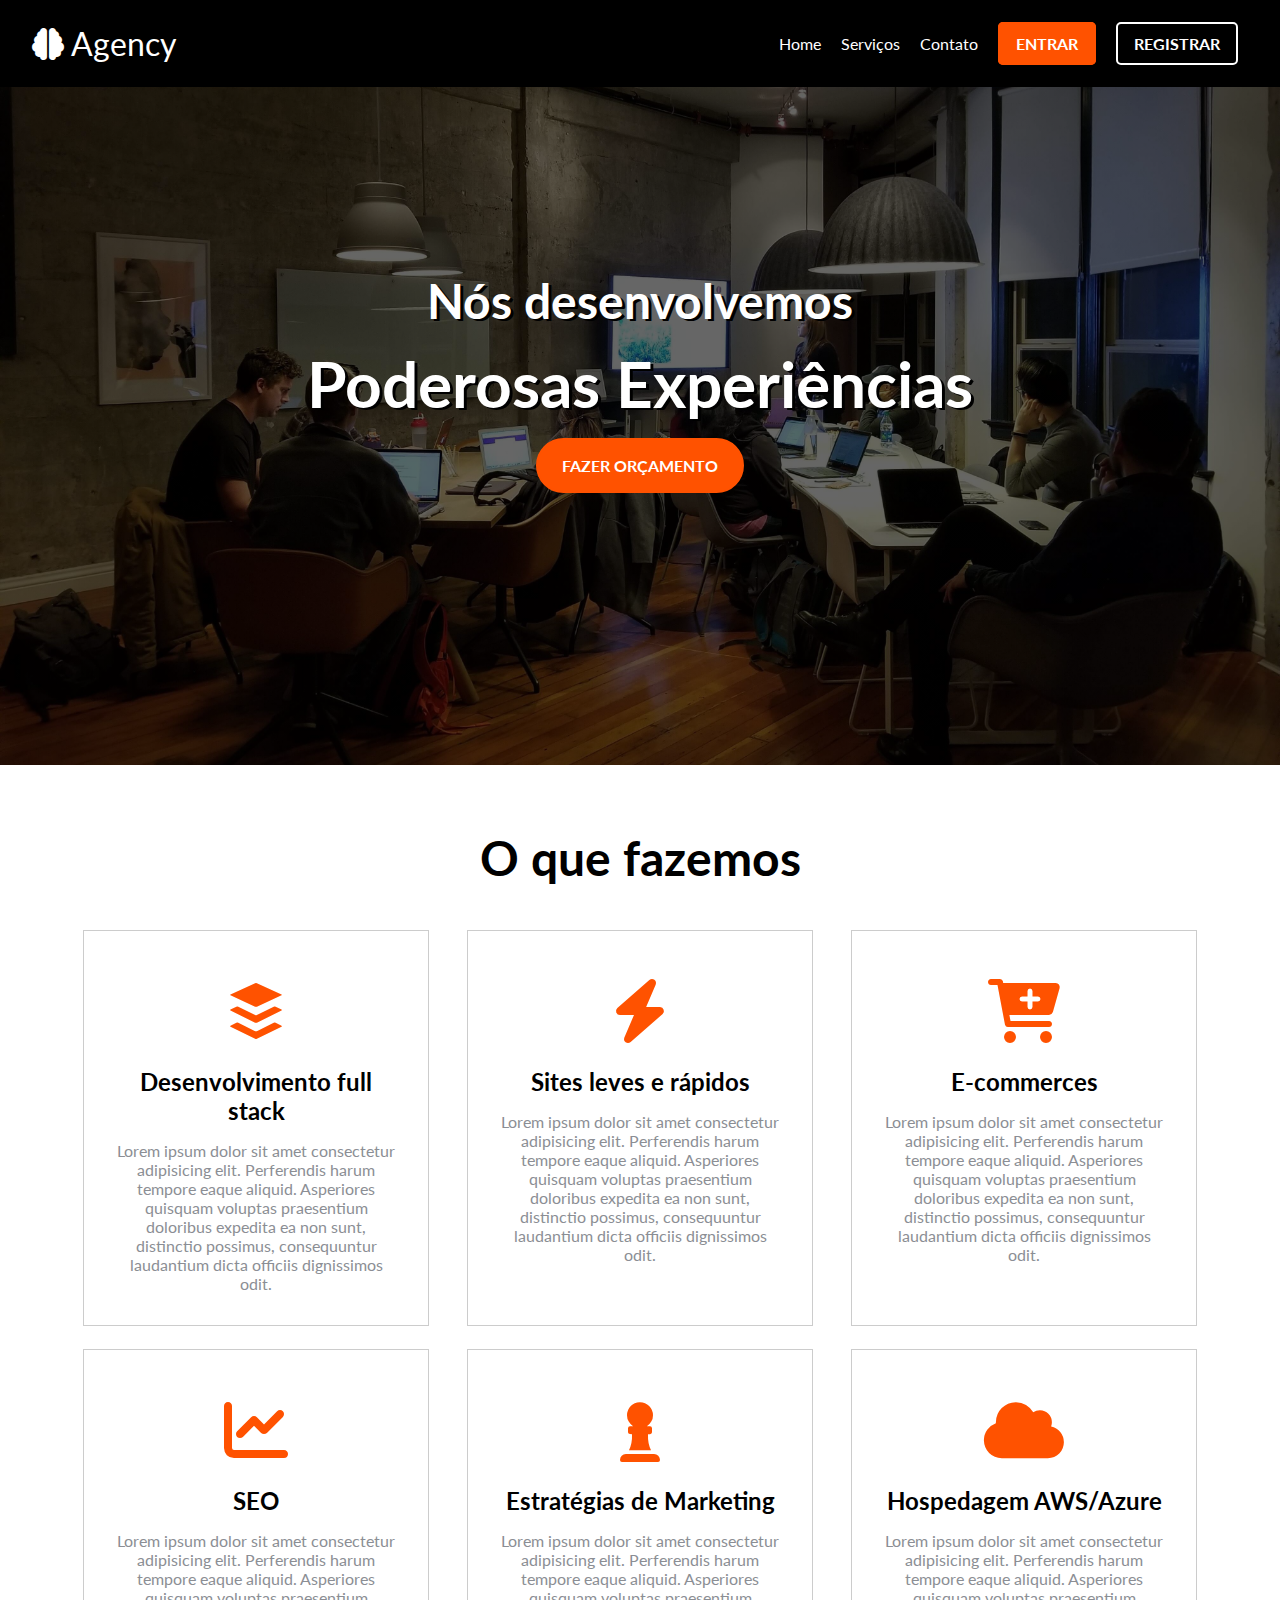
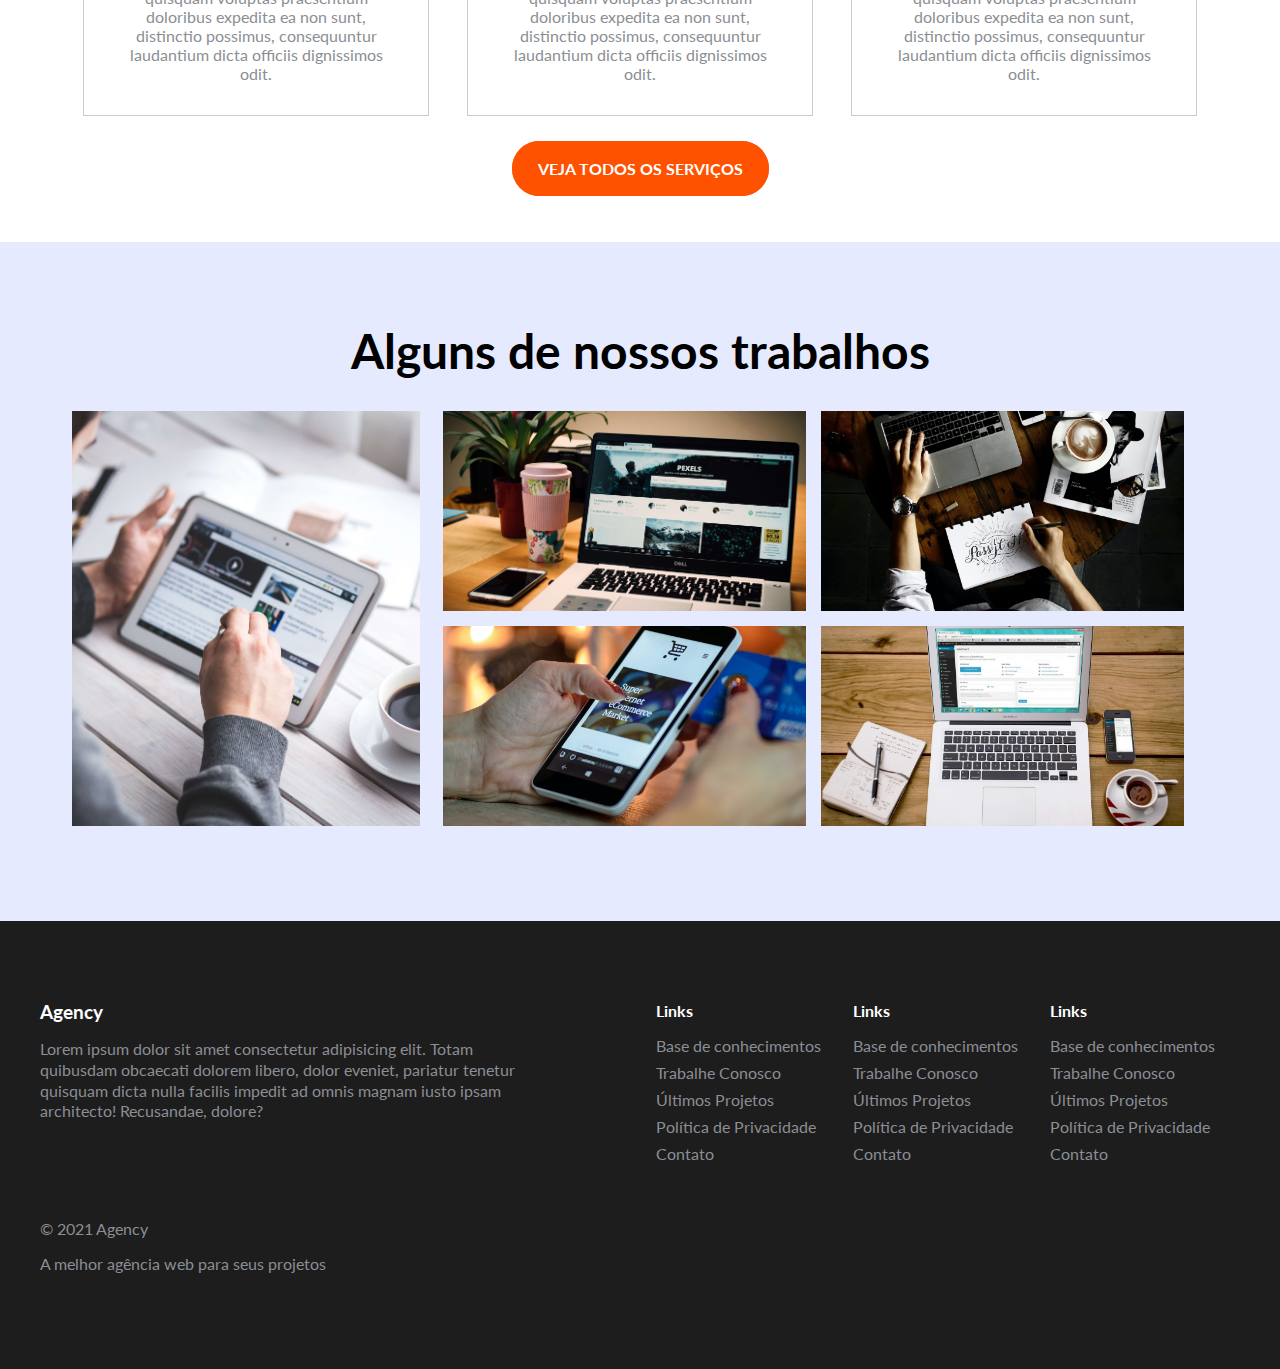
<file: projeto_1/index.html>
<!DOCTYPE html>
<html lang="pt-br">
<head>
  <meta charset="UTF-8">
  <meta http-equiv="X-UA-Compatible" content="IE=edge">
  <meta name="viewport" content="width=device-width, initial-scale=1.0">
  <link rel="stylesheet" href="assets/styles/css/style.min.css">
  <title>Projeto SASS - Agency</title>

  <!--font-awesome-->
  <link rel="stylesheet" href="https://cdnjs.cloudflare.com/ajax/libs/font-awesome/6.0.0-beta3/css/all.min.css">

  <!--google-fonts-->
  <link rel="preconnect" href="https://fonts.googleapis.com">
  <link rel="preconnect" href="https://fonts.gstatic.com" crossorigin>
  <link href="https://fonts.googleapis.com/css2?family=Lato:ital,wght@0,300;0,400;0,700;0,900;1,300;1,400;1,700;1,900&display=swap" rel="stylesheet">
</head>
<body>
  <header id="main-banner">
    <div class="nav-container">
      <a href="#" class="brand">
        <i class="fas fa-brain"></i> Agency
      </a>

      <nav>
        <ul class="nav-container-navbar">
          <li><a href="#">Home</a></li>
          <li><a href="#">Serviços</a></li>
          <li><a href="#">Contato</a></li>
          <li><a href="#" class="btn btn-primary">Entrar</a></li>
          <li><a href="#" class="btn">Registrar</a></li>
        </ul>
      </nav>
      
      <i class="fas fa-bars"></i>
    </div><!--nav-container-->

    <div class="title-container">
      <h2>Nós desenvolvemos</h2>
      <h1>Poderosas Experiências</h1>
      <a href="#" class="btn btn-primary btn-rounded">Fazer Orçamento</a>
    </div>
  </header><!--main-banner-->

  <main class="services-container">
    <h2>O que fazemos</h2>

    <div class="services-card-container">
      <div class="services-card">
        <i class="fab fa-buffer"></i>
        <h3>Desenvolvimento full stack</h3>
        <p>Lorem ipsum dolor sit amet consectetur adipisicing elit. Perferendis harum tempore eaque aliquid. Asperiores quisquam voluptas praesentium doloribus expedita ea non sunt, distinctio possimus, consequuntur laudantium dicta officiis dignissimos odit.</p>
      </div>

      <div class="services-card">
        <i class="fas fa-bolt"></i>
        <h3>Sites leves e rápidos</h3>
        <p>Lorem ipsum dolor sit amet consectetur adipisicing elit. Perferendis harum tempore eaque aliquid. Asperiores quisquam voluptas praesentium doloribus expedita ea non sunt, distinctio possimus, consequuntur laudantium dicta officiis dignissimos odit.</p>
      </div>

      <div class="services-card">
        <i class="fas fa-cart-plus"></i>
        <h3>E-commerces</h3>
        <p>Lorem ipsum dolor sit amet consectetur adipisicing elit. Perferendis harum tempore eaque aliquid. Asperiores quisquam voluptas praesentium doloribus expedita ea non sunt, distinctio possimus, consequuntur laudantium dicta officiis dignissimos odit.</p>
      </div>

      <div class="services-card">
        <i class="fas fa-chart-line"></i>
        <h3>SEO</h3>
        <p>Lorem ipsum dolor sit amet consectetur adipisicing elit. Perferendis harum tempore eaque aliquid. Asperiores quisquam voluptas praesentium doloribus expedita ea non sunt, distinctio possimus, consequuntur laudantium dicta officiis dignissimos odit.</p>
      </div>

      <div class="services-card">
        <i class="fas fa-chess-pawn"></i>
        <h3>Estratégias de Marketing</h3>
        <p>Lorem ipsum dolor sit amet consectetur adipisicing elit. Perferendis harum tempore eaque aliquid. Asperiores quisquam voluptas praesentium doloribus expedita ea non sunt, distinctio possimus, consequuntur laudantium dicta officiis dignissimos odit.</p>
      </div>

      <div class="services-card">
        <i class="fas fa-cloud"></i>
        <h3>Hospedagem AWS/Azure</h3>
        <p>Lorem ipsum dolor sit amet consectetur adipisicing elit. Perferendis harum tempore eaque aliquid. Asperiores quisquam voluptas praesentium doloribus expedita ea non sunt, distinctio possimus, consequuntur laudantium dicta officiis dignissimos odit.</p>
      </div>
    </div>
    <a href="#" class="btn btn-primary btn-rounded">Veja todos os Serviços</a>
  </main><!--services-container-->

  <div class="jobs-container">
    <h2>Alguns de nossos trabalhos</h2>

    <div class="jobs-list">
      <div class="first-job" id="job1">
        <div class="job-card-cover">
          <p class="job-card-title">Projeto 1</p>
          <p class="job-card-description">Lorem ipsum dolor sit amet consectetur adipisicing elit. Cumque amet maxime nostrum quaerat. Nihil officia similique excepturi voluptas perspiciatis, odit veritatis cum, dolores adipisci deserunt deleniti nemo repellendus optio eius.</p>
        </div>
      </div>

      <div class="other-jobs-container">
        <div class="job-card" id="job2">
          <div class="job-card-cover">
            <p class="job-card-title">Projeto 2</p>
            <p class="job-card-description">Lorem ipsum dolor sit amet consectetur adipisicing elit. Cumque amet maxime nostrum quaerat. Nihil officia similique excepturi voluptas perspiciatis, odit veritatis cum, dolores adipisci deserunt deleniti nemo repellendus optio eius.</p>
          </div>
        </div>

        <div class="job-card" id="job3">
          <div class="job-card-cover">
            <p class="job-card-title">Projeto 3</p>
            <p class="job-card-description">Lorem ipsum dolor sit amet consectetur adipisicing elit. Cumque amet maxime nostrum quaerat. Nihil officia similique excepturi voluptas perspiciatis, odit veritatis cum, dolores adipisci deserunt deleniti nemo repellendus optio eius.</p>
          </div>
        </div>

        <div class="job-card" id="job4">
          <div class="job-card-cover">
            <p class="job-card-title">Projeto 4</p>
            <p class="job-card-description">Lorem ipsum dolor sit amet consectetur adipisicing elit. Cumque amet maxime nostrum quaerat. Nihil officia similique excepturi voluptas perspiciatis, odit veritatis cum, dolores adipisci deserunt deleniti nemo repellendus optio eius.</p>
          </div>
        </div>

        <div class="job-card" id="job5">
          <div class="job-card-cover">
            <p class="job-card-title">Projeto 5</p>
            <p class="job-card-description">Lorem ipsum dolor sit amet consectetur adipisicing elit. Cumque amet maxime nostrum quaerat. Nihil officia similique excepturi voluptas perspiciatis, odit veritatis cum, dolores adipisci deserunt deleniti nemo repellendus optio eius.</p>
          </div>
        </div>
      </div><!--other-jobs-container-->

    </div><!--job-list-->
  </div><!--jobs-container-->

  <footer>
    <div class="footer-container">
      <div class="footer-desc-container">
        <h3 class="footer-title">Agency</h3>
        <p>Lorem ipsum dolor sit amet consectetur adipisicing elit. Totam quibusdam obcaecati dolorem libero, dolor eveniet, pariatur tenetur quisquam dicta nulla facilis impedit ad omnis magnam iusto ipsam architecto! Recusandae, dolore?</p>
      </div>

      <div class="footer-links-container">
        <div class="footer-links-container-list">
          <p class="footer-title">Links</p>

          <ul>
            <li><a href="#">Base de conhecimentos</a></li>
            <li><a href="#">Trabalhe Conosco</a></li>
            <li><a href="#">Últimos Projetos</a></li>
            <li><a href="#">Política de Privacidade</a></li>
            <li><a href="#">Contato</a></li>
          </ul>
        </div>

        <div class="footer-links-container-list">
          <p class="footer-title">Links</p>

          <ul>
            <li><a href="#">Base de conhecimentos</a></li>
            <li><a href="#">Trabalhe Conosco</a></li>
            <li><a href="#">Últimos Projetos</a></li>
            <li><a href="#">Política de Privacidade</a></li>
            <li><a href="#">Contato</a></li>
          </ul>
        </div>

        <div class="footer-links-container-list">
          <p class="footer-title">Links</p>

          <ul>
            <li><a href="#">Base de conhecimentos</a></li>
            <li><a href="#">Trabalhe Conosco</a></li>
            <li><a href="#">Últimos Projetos</a></li>
            <li><a href="#">Política de Privacidade</a></li>
            <li><a href="#">Contato</a></li>
          </ul>
        </div>
      </div><!--footer-links-container-->

      <div class="footer-copy-right-container">
        <p>&copy; 2021 Agency</p>
        <p>A melhor agência web para seus projetos</p>
      </div>

    </div><!--footer-container-->
  </footer>
</body>
</html>
</file>
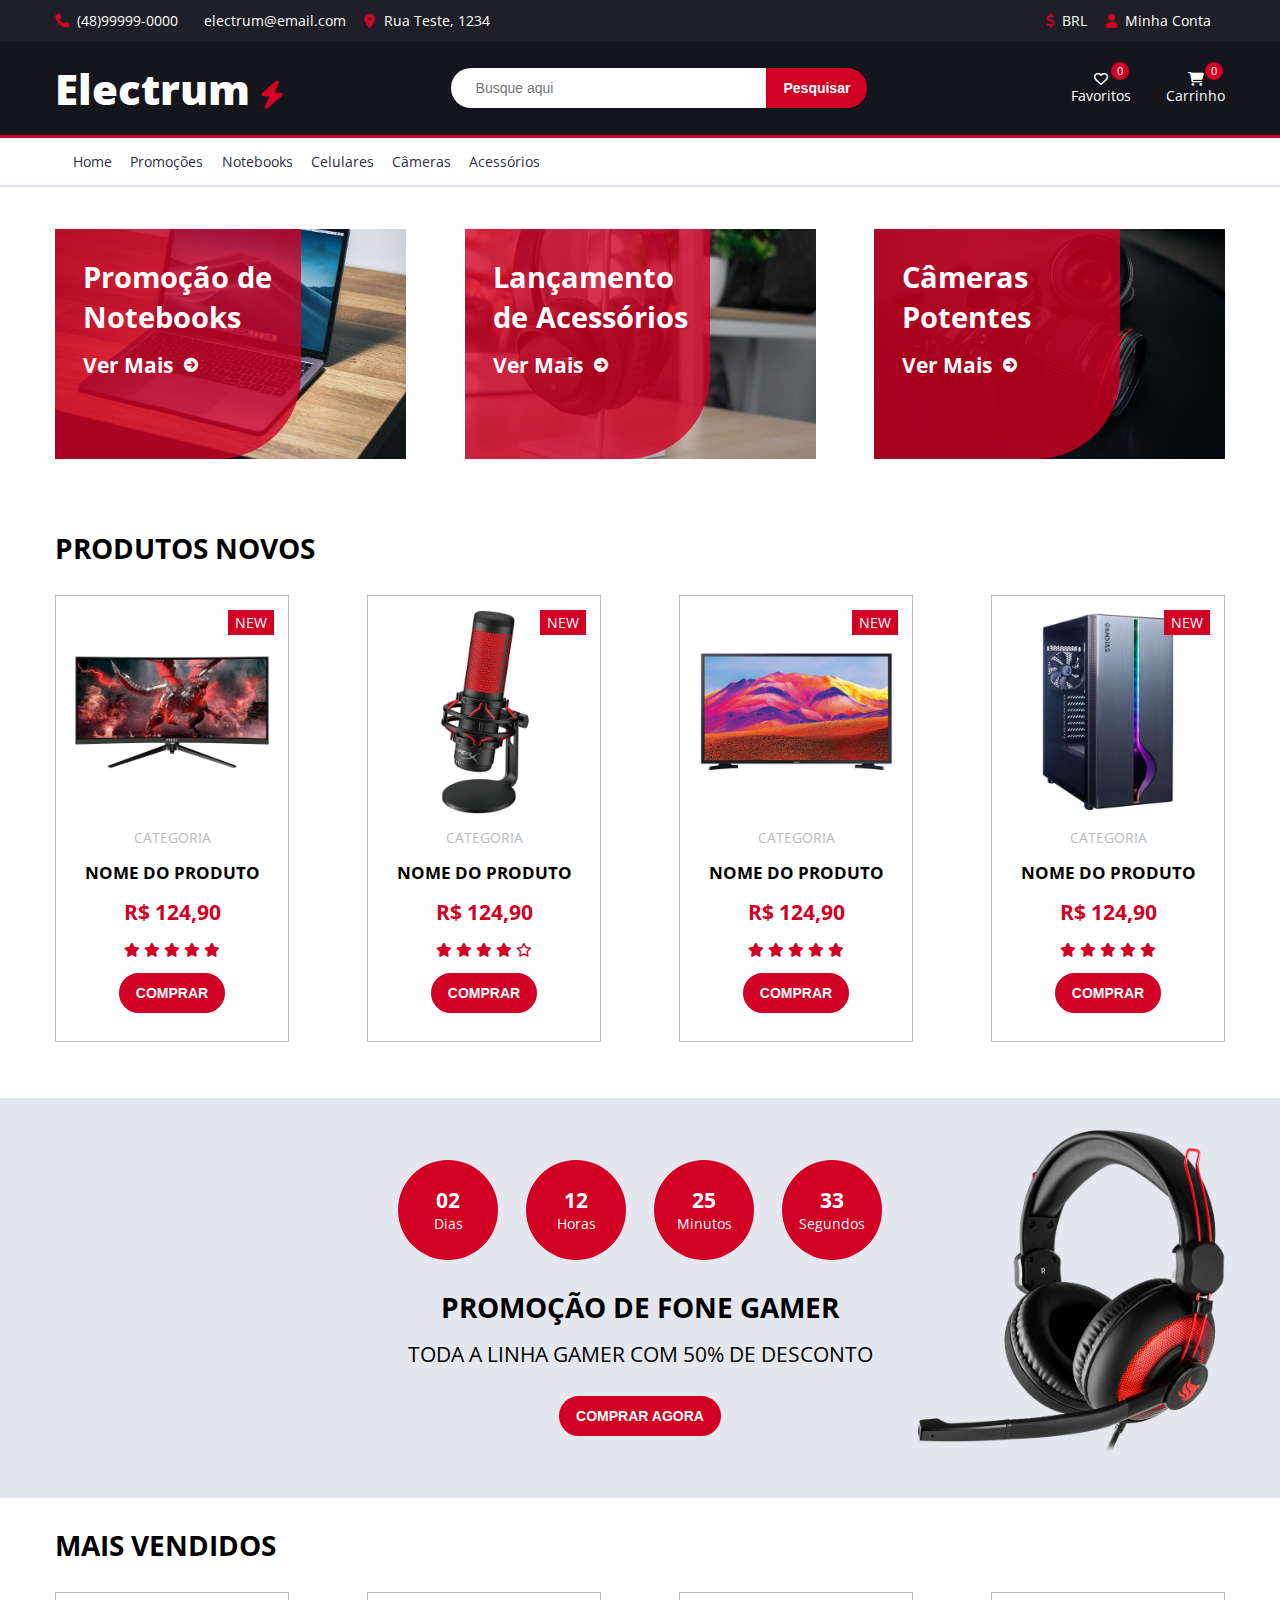
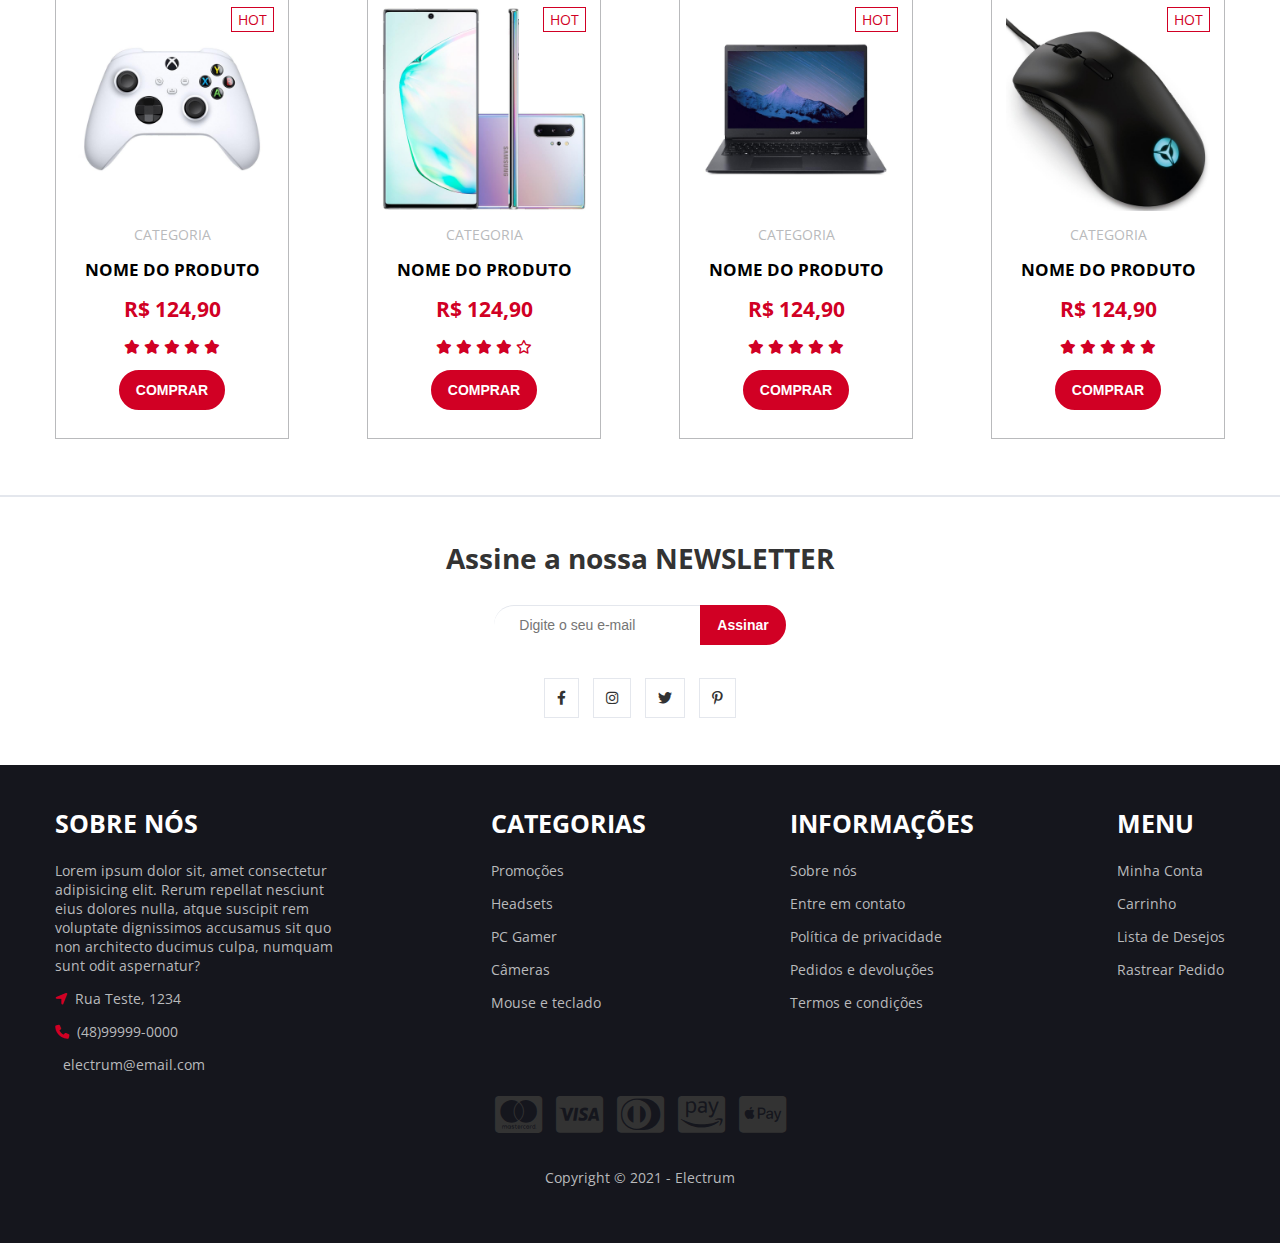
<file: projeto_2/index.html>
<!DOCTYPE html>
<html lang="pt-br">
<head>
  <meta charset="UTF-8">
  <meta http-equiv="X-UA-Compatible" content="IE=edge">
  <meta name="viewport" content="width=device-width, initial-scale=1.0">
  <link rel="stylesheet" href="assets/styles/css/app.min.css">
  <title>Projeto SASS - Electrum</title>

  <!--font-awesome-->
  <link rel="stylesheet" href="https://cdnjs.cloudflare.com/ajax/libs/font-awesome/6.0.0-beta3/css/all.min.css">

  <!--google-fonts-->
  <link rel="preconnect" href="https://fonts.gstatic.com">
  <link href="https://fonts.googleapis.com/css2?family=Open+Sans:ital,wght@0,300;0,400;0,600;0,700;0,800;1,300;1,400;1,600;1,700;1,800&display=swap" rel="stylesheet">
</head>
<body>
  <header class="header">
    <div class="header-top">
      <div class="header-top-container">
        <div class="store-info-container">
          <span><i class="fas fa-phone"></i> (48)99999-0000</span>
          <span><i class="far fa-envolope"></i> electrum@email.com</span>
          <span><i class="fas fa-map-marker-alt"></i> Rua Teste, 1234</span>
        </div>

        <div class="header-user-top-menu">
          <span><i class="fas fa-dollar sign"></i> <a href="#">BRL</a></span>
          <span><i class="fas fa-user"></i> <a href="#">Minha Conta</a></span>
        </div>
      </div>
    </div>

    <div class="main-header">
      <div class="main-header-container">
        <a href="#" id="brand">Electrum <i class="fas fa-bolt"></i></a>
        <form action="" id="search-form">
          <input type="text" id="search" placeholder="Busque aqui">
          <input type="submit" class="btn btn-half" value="Pesquisar">
        </form>

        <div class="header-actions-menu">
          <div class="wishlist-container">
            <span class="qty">0</span>
            <i class="far fa-heart"></i>
            <a href="#">Favoritos</a>
          </div>

          <div class="header-cart-container">
            <span class="qty">0</span>
            <i class="fas fa-shopping-cart"></i>
            <a href="#">Carrinho</a>
          </div>
        </div>
      </div>
    </div>

    <div class="header-bottom">
      <nav>
        <ul>
          <li><a href="#">Home</a></li>
          <li><a href="#">Promoções</a></li>
          <li><a href="#">Notebooks</a></li>
          <li><a href="#">Celulares</a></li>
          <li><a href="#">Câmeras</a></li>
          <li><a href="#">Acessórios</a></li>
        </ul>
      </nav>
    </div>
  </header><!--header-->

  <div class="banners">
    <div class="banner" id="banner-1">
      <div class="banner-cover"></div>
      <div class="banner-content">
        <h2>Promoção de Notebooks</h2>
        <a href="#">Ver Mais <i class="fas fa-arrow-circle-right"></i></a>
      </div>
    </div>

    <div class="banner" id="banner-2">
      <div class="banner-cover"></div>
      <div class="banner-content">
        <h2>Lançamento de Acessórios</h2>
        <a href="#">Ver Mais <i class="fas fa-arrow-circle-right"></i></a>
      </div>
    </div>

    <div class="banner" id="banner-3">
      <div class="banner-cover"></div>
      <div class="banner-content">
        <h2>Câmeras Potentes</h2>
        <a href="#">Ver Mais <i class="fas fa-arrow-circle-right"></i></a>
      </div>
    </div>
  </div>

  <div class="products-grid">
    <h2>Produtos Novos</h2>

    <div class="products-grid-container">
      <div class="products-grid-card">
        <span class="label new">New</span>
        <img src="assets/images/prod-1.jpg" alt="Produto 1">
        <p class="category">Categoria</p>
        <h3 class="product-name">Nome do Produto</h3>
        <p class="product-price">R$ 124,90</p>

        <div class="rating-box">
          <i class="fas fa-star"></i>
          <i class="fas fa-star"></i>
          <i class="fas fa-star"></i>
          <i class="fas fa-star"></i>
          <i class="fas fa-star"></i>
        </div>

        <button class="btn">Comprar</button>
      </div>

      <div class="products-grid-card">
        <span class="label new">New</span>
        <img src="assets/images/prod-2.jpg" alt="Produto 2">
        <p class="category">Categoria</p>
        <h3 class="product-name">Nome do Produto</h3>
        <p class="product-price">R$ 124,90</p>

        <div class="rating-box">
          <i class="fas fa-star"></i>
          <i class="fas fa-star"></i>
          <i class="fas fa-star"></i>
          <i class="fas fa-star"></i>
          <i class="far fa-star"></i>
        </div>

        <button class="btn">Comprar</button>
      </div>

      <div class="products-grid-card">
        <span class="label new">New</span>
        <img src="assets/images/prod-3.jpg" alt="Produto 3">
        <p class="category">Categoria</p>
        <h3 class="product-name">Nome do Produto</h3>
        <p class="product-price">R$ 124,90</p>

        <div class="rating-box">
          <i class="fas fa-star"></i>
          <i class="fas fa-star"></i>
          <i class="fas fa-star"></i>
          <i class="fas fa-star"></i>
          <i class="fas fa-star"></i>
        </div>

        <button class="btn">Comprar</button>
      </div>

      <div class="products-grid-card">
        <span class="label new">New</span>
        <img src="assets/images/prod-4.jpg" alt="Produto 4">
        <p class="category">Categoria</p>
        <h3 class="product-name">Nome do Produto</h3>
        <p class="product-price">R$ 124,90</p>

        <div class="rating-box">
          <i class="fas fa-star"></i>
          <i class="fas fa-star"></i>
          <i class="fas fa-star"></i>
          <i class="fas fa-star"></i>
          <i class="fas fa-star"></i>
        </div>

        <button class="btn">Comprar</button>
      </div>

    </div><!--products-grid-container-->
  </div><!--products-grid"-->

  <div class="deal-container">
    <div class="deal-container-content">
      <div class="deal-container-content-timer">
        <div class="deal-container-timer">
          <span class="deal-container-timer-time">02</span>
          <span class="deal-container-timer-word">Dias</span>
        </div>

        <div class="deal-container-timer">
          <span class="deal-container-timer-time">12</span>
          <span class="deal-container-timer-word">Horas</span>
        </div>

        <div class="deal-container-timer">
          <span class="deal-container-timer-time">25</span>
          <span class="deal-container-timer-word">Minutos</span>
        </div>

        <div class="deal-container-timer">
          <span class="deal-container-timer-time">33</span>
          <span class="deal-container-timer-word">Segundos</span>
        </div>
      </div>

      <h2 class="deal-container-content-title">Promoção de Fone Gamer</h2>
      <p class="deal-container-content-subtitle">Toda a linha gamer com 50% de desconto</p>
      <button class="btn">Comprar Agora</button>
    </div><!--deal-container-content-->
  </div><!--deal-container-->

  <div class="products-grid">
    <h2>Mais Vendidos</h2>

    <div class="products-grid-container">
      <div class="products-grid-card">
        <span class="label hot">Hot</span>
        <img src="assets/images/prod-5.jpg" alt="Produto 5">
        <p class="category">Categoria</p>
        <h3 class="product-name">Nome do Produto</h3>
        <p class="product-price">R$ 124,90</p>
        <div class="rating-box">
          <i class="fas fa-star"></i>
          <i class="fas fa-star"></i>
          <i class="fas fa-star"></i>
          <i class="fas fa-star"></i>
          <i class="fas fa-star"></i>
        </div>

        <button class="btn">Comprar</button>
      </div>

      <div class="products-grid-card">
        <span class="label hot">Hot</span>
        <img src="assets/images/prod-6.jpg" alt="Produto 6">
        <p class="category">Categoria</p>
        <h3 class="product-name">Nome do Produto</h3>
        <p class="product-price">R$ 124,90</p>
        <div class="rating-box">
          <i class="fas fa-star"></i>
          <i class="fas fa-star"></i>
          <i class="fas fa-star"></i>
          <i class="fas fa-star"></i>
          <i class="far fa-star"></i>
        </div>

        <button class="btn">Comprar</button>
      </div>

      <div class="products-grid-card">
        <span class="label hot">Hot</span>
        <img src="assets/images/prod-7.jpg" alt="Produto 7">
        <p class="category">Categoria</p>
        <h3 class="product-name">Nome do Produto</h3>
        <p class="product-price">R$ 124,90</p>
        <div class="rating-box">
          <i class="fas fa-star"></i>
          <i class="fas fa-star"></i>
          <i class="fas fa-star"></i>
          <i class="fas fa-star"></i>
          <i class="fas fa-star"></i>
        </div>

        <button class="btn">Comprar</button>
      </div>

      <div class="products-grid-card">
        <span class="label hot">Hot</span>
        <img src="assets/images/prod-8.jpg" alt="Produto 8">
        <p class="category">Categoria</p>
        <h3 class="product-name">Nome do Produto</h3>
        <p class="product-price">R$ 124,90</p>
        <div class="rating-box">
          <i class="fas fa-star"></i>
          <i class="fas fa-star"></i>
          <i class="fas fa-star"></i>
          <i class="fas fa-star"></i>
          <i class="fas fa-star"></i>
        </div>

        <button class="btn">Comprar</button>
      </div>

    </div><!--products-grid-container-->
  </div><!--products-grid-->

  <div class="newsletter-container">
    <h2>Assine a nossa <span>Newsletter</span></h2>

    <form action="">
      <input type="email" name="email" id="email" placeholder="Digite o seu e-mail">
      <input type="submit" class="btn btn-half" value="Assinar">
    </form>

    <div class="social-media">
      <i class="fab fa-facebook-f"></i>
      <i class="fab fa-instagram"></i>
      <i class="fab fa-twitter"></i>
      <i class="fab fa-pinterest-p"></i>
    </div>
  </div>

  <footer class="footer">
    <div class="footer-top">
      <div class="footer-top-about">
        <h3>Sobre Nós</h3>
        <p>Lorem ipsum dolor sit, amet consectetur adipisicing elit. Rerum repellat nesciunt eius dolores nulla, atque suscipit rem voluptate dignissimos accusamus sit quo non architecto ducimus culpa, numquam sunt odit aspernatur?</p>
        <p><i class="fas fa-location-arrow"></i> <a href="#">Rua Teste, 1234</a></p>
        <p><i class="fas fa-phone"></i> <a href="#">(48)99999-0000</a></p>
        <p><i class="far fa-envolope"></i> <a href="#">electrum@email.com</a></p>
      </div>

      <div class="footer-top-categories">
        <h3>Categorias</h3>

        <ul>
          <li><a href="#">Promoções</a></li>
          <li><a href="#">Headsets</a></li>
          <li><a href="#">PC Gamer</a></li>
          <li><a href="#">Câmeras</a></li>
          <li><a href="#">Mouse e teclado</a></li>
        </ul>
      </div>

      <div class="footer-top-information">
        <h3>Informações</h3>

        <ul>
          <li><a href="#">Sobre nós</a></li>
          <li><a href="#">Entre em contato</a></li>
          <li><a href="#">Política de privacidade</a></li>
          <li><a href="#">Pedidos e devoluções</a></li>
          <li><a href="#">Termos e condições</a></li>
        </ul>
      </div>

      <div class="footer-top-menu">
        <h3>Menu</h3>

        <ul>
          <li><a href="#">Minha Conta</a></li>
          <li><a href="#">Carrinho</a></li>
          <li><a href="#">Lista de Desejos</a></li>
          <li><a href="#">Rastrear Pedido</a></li>
        </ul>
      </div>
    </div><!--footer-top-->

    <div class="footer-bottom">
      <div class="footer-bottom-payments">
        <i class="fab fa-cc-mastercard"></i>
        <i class="fab fa-cc-visa"></i>
        <i class="fab fa-cc-diners-club"></i>
        <i class="fab fa-cc-amazon-pay"></i>
        <i class="fab fa-cc-apple-pay"></i>
      </div>

      <p>Copyright &copy; 2021 - Electrum</p>
    </div>
  </footer><!--footer-->
</body>
</html>
</file>
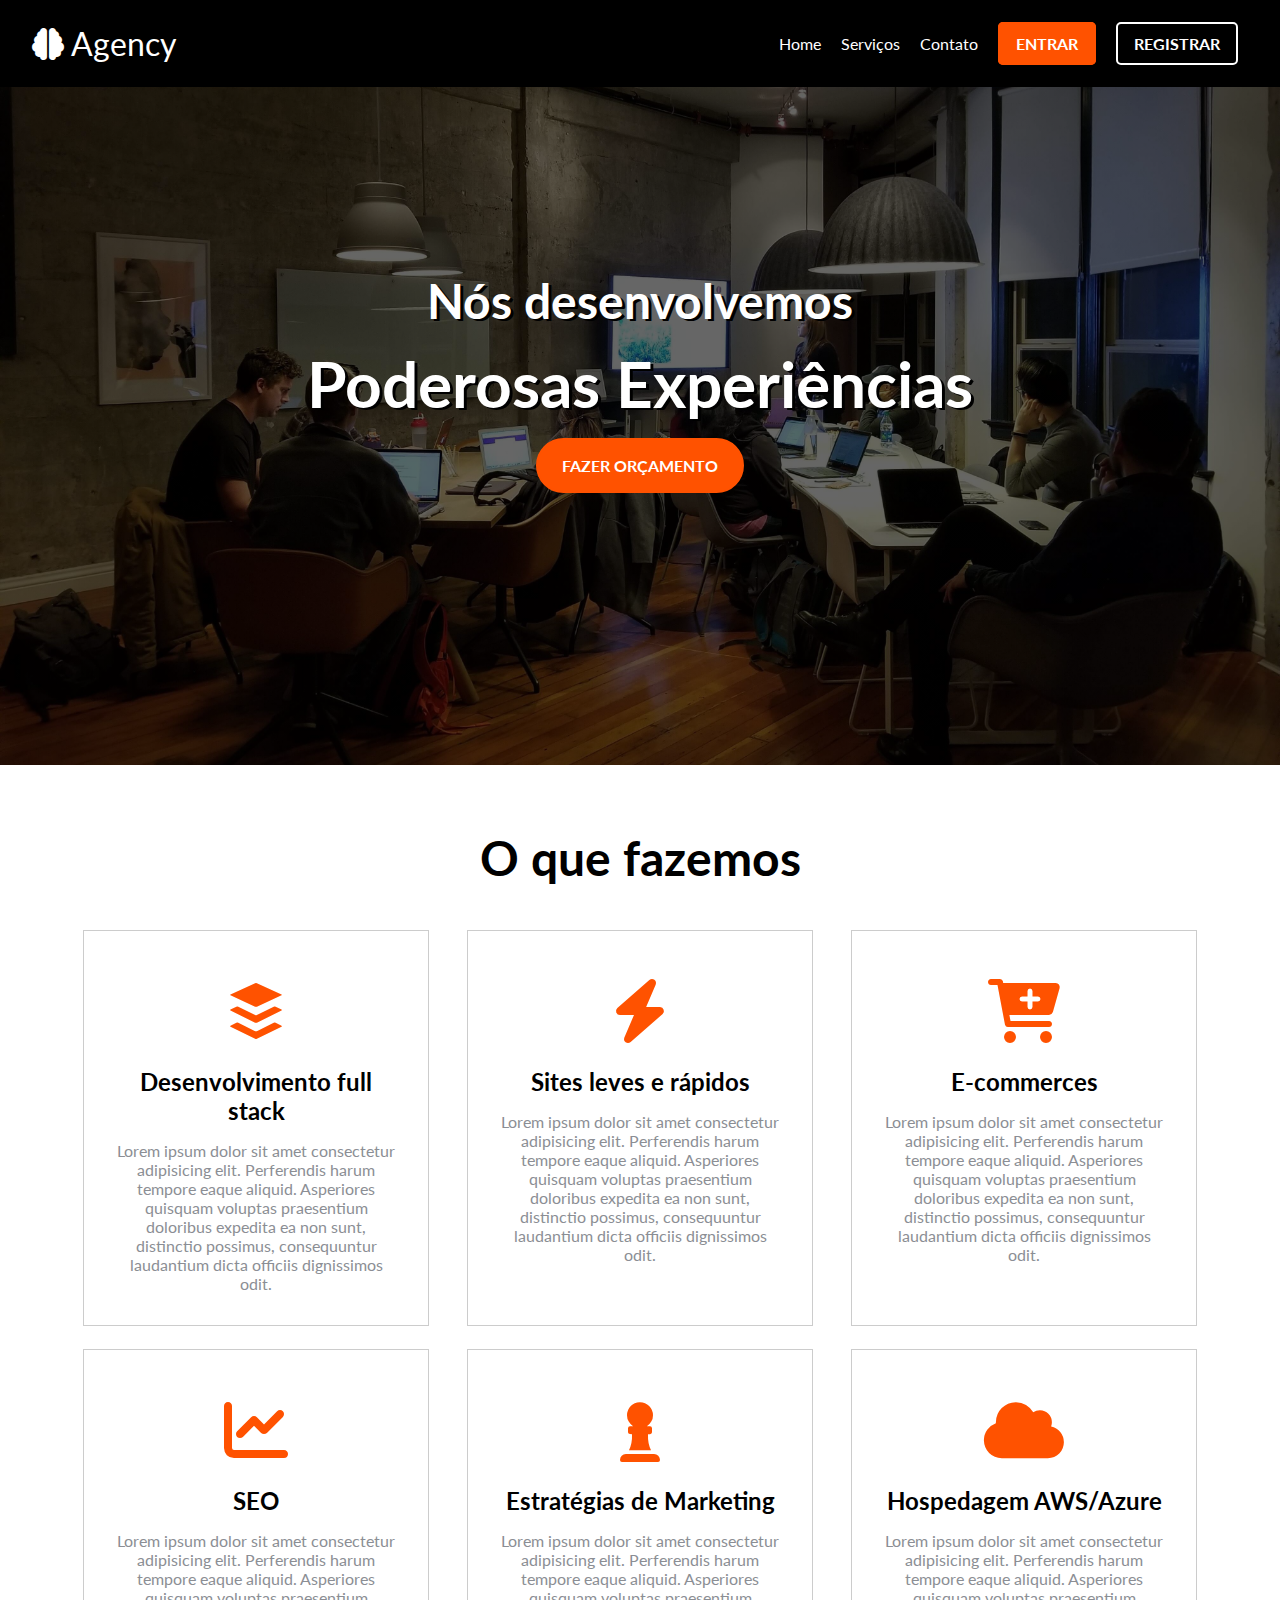
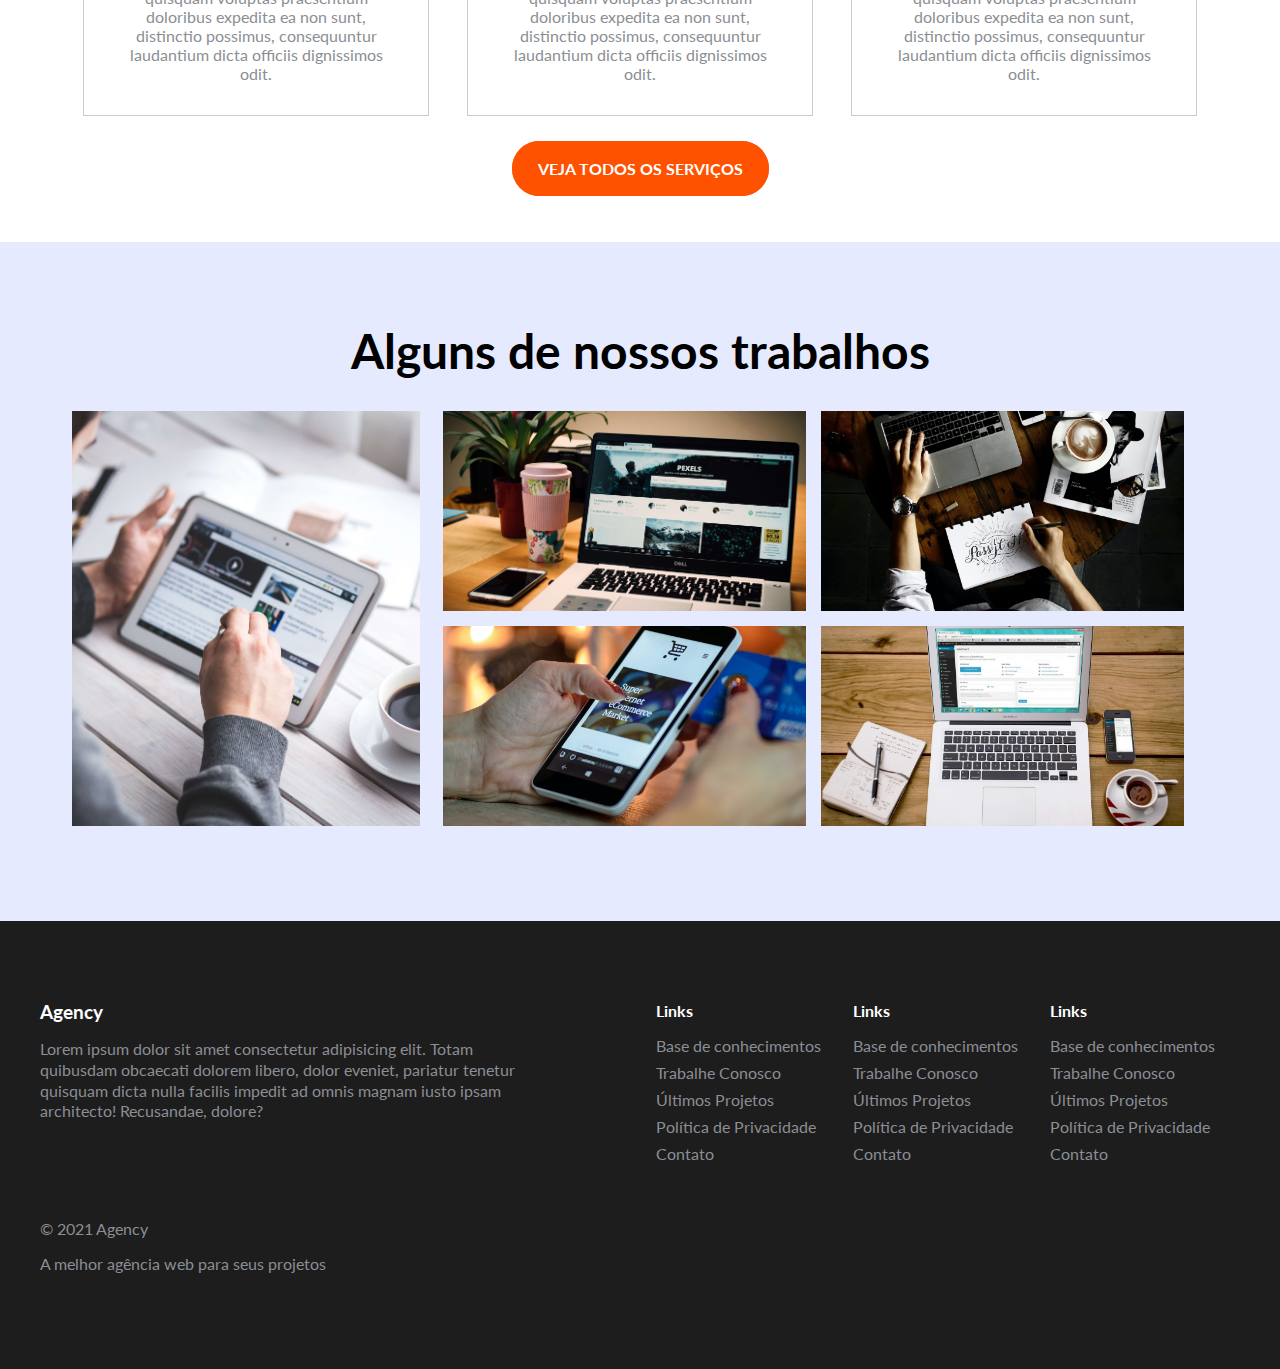
<file: projeto_agency/index.html>
<!DOCTYPE html>
<html lang="pt-br">
<head>
  <meta charset="UTF-8">
  <meta http-equiv="X-UA-Compatible" content="IE=edge">
  <meta name="viewport" content="width=device-width, initial-scale=1.0">
  <link rel="stylesheet" href="assets/styles/css/style.min.css">
  <title>Projeto Lucas Bargas - SASS - Agency</title>

  <!--font-awesome-->
  <link rel="stylesheet" href="https://cdnjs.cloudflare.com/ajax/libs/font-awesome/6.0.0-beta3/css/all.min.css">

  <!--google-fonts-->
  <link rel="preconnect" href="https://fonts.googleapis.com">
  <link rel="preconnect" href="https://fonts.gstatic.com" crossorigin>
  <link href="https://fonts.googleapis.com/css2?family=Lato:ital,wght@0,300;0,400;0,700;0,900;1,300;1,400;1,700;1,900&display=swap" rel="stylesheet">
</head>
<body>
  <header id="main-banner">
    <div class="nav-container">
      <a href="#" class="brand">
        <i class="fas fa-brain"></i> Agency
      </a>

      <nav>
        <ul class="nav-container-navbar">
          <li><a href="#">Home</a></li>
          <li><a href="#">Serviços</a></li>
          <li><a href="#">Contato</a></li>
          <li><a href="#" class="btn btn-primary">Entrar</a></li>
          <li><a href="#" class="btn">Registrar</a></li>
        </ul>
      </nav>
      
      <i class="fas fa-bars"></i>
    </div><!--nav-container-->

    <div class="title-container">
      <h2>Nós desenvolvemos</h2>
      <h1>Poderosas Experiências</h1>
      <a href="#" class="btn btn-primary btn-rounded">Fazer Orçamento</a>
    </div>
  </header><!--main-banner-->

  <main class="services-container">
    <h2>O que fazemos</h2>

    <div class="services-card-container">
      <div class="services-card">
        <i class="fab fa-buffer"></i>
        <h3>Desenvolvimento full stack</h3>
        <p>Lorem ipsum dolor sit amet consectetur adipisicing elit. Perferendis harum tempore eaque aliquid. Asperiores quisquam voluptas praesentium doloribus expedita ea non sunt, distinctio possimus, consequuntur laudantium dicta officiis dignissimos odit.</p>
      </div>

      <div class="services-card">
        <i class="fas fa-bolt"></i>
        <h3>Sites leves e rápidos</h3>
        <p>Lorem ipsum dolor sit amet consectetur adipisicing elit. Perferendis harum tempore eaque aliquid. Asperiores quisquam voluptas praesentium doloribus expedita ea non sunt, distinctio possimus, consequuntur laudantium dicta officiis dignissimos odit.</p>
      </div>

      <div class="services-card">
        <i class="fas fa-cart-plus"></i>
        <h3>E-commerces</h3>
        <p>Lorem ipsum dolor sit amet consectetur adipisicing elit. Perferendis harum tempore eaque aliquid. Asperiores quisquam voluptas praesentium doloribus expedita ea non sunt, distinctio possimus, consequuntur laudantium dicta officiis dignissimos odit.</p>
      </div>

      <div class="services-card">
        <i class="fas fa-chart-line"></i>
        <h3>SEO</h3>
        <p>Lorem ipsum dolor sit amet consectetur adipisicing elit. Perferendis harum tempore eaque aliquid. Asperiores quisquam voluptas praesentium doloribus expedita ea non sunt, distinctio possimus, consequuntur laudantium dicta officiis dignissimos odit.</p>
      </div>

      <div class="services-card">
        <i class="fas fa-chess-pawn"></i>
        <h3>Estratégias de Marketing</h3>
        <p>Lorem ipsum dolor sit amet consectetur adipisicing elit. Perferendis harum tempore eaque aliquid. Asperiores quisquam voluptas praesentium doloribus expedita ea non sunt, distinctio possimus, consequuntur laudantium dicta officiis dignissimos odit.</p>
      </div>

      <div class="services-card">
        <i class="fas fa-cloud"></i>
        <h3>Hospedagem AWS/Azure</h3>
        <p>Lorem ipsum dolor sit amet consectetur adipisicing elit. Perferendis harum tempore eaque aliquid. Asperiores quisquam voluptas praesentium doloribus expedita ea non sunt, distinctio possimus, consequuntur laudantium dicta officiis dignissimos odit.</p>
      </div>
    </div>
    <a href="#" class="btn btn-primary btn-rounded">Veja todos os Serviços</a>
  </main><!--services-container-->

  <div class="jobs-container">
    <h2>Alguns de nossos trabalhos</h2>

    <div class="jobs-list">
      <div class="first-job" id="job1">
        <div class="job-card-cover">
          <p class="job-card-title">Projeto 1</p>
          <p class="job-card-description">Lorem ipsum dolor sit amet consectetur adipisicing elit. Cumque amet maxime nostrum quaerat. Nihil officia similique excepturi voluptas perspiciatis, odit veritatis cum, dolores adipisci deserunt deleniti nemo repellendus optio eius.</p>
        </div>
      </div>

      <div class="other-jobs-container">
        <div class="job-card" id="job2">
          <div class="job-card-cover">
            <p class="job-card-title">Projeto 2</p>
            <p class="job-card-description">Lorem ipsum dolor sit amet consectetur adipisicing elit. Cumque amet maxime nostrum quaerat. Nihil officia similique excepturi voluptas perspiciatis, odit veritatis cum, dolores adipisci deserunt deleniti nemo repellendus optio eius.</p>
          </div>
        </div>

        <div class="job-card" id="job3">
          <div class="job-card-cover">
            <p class="job-card-title">Projeto 3</p>
            <p class="job-card-description">Lorem ipsum dolor sit amet consectetur adipisicing elit. Cumque amet maxime nostrum quaerat. Nihil officia similique excepturi voluptas perspiciatis, odit veritatis cum, dolores adipisci deserunt deleniti nemo repellendus optio eius.</p>
          </div>
        </div>

        <div class="job-card" id="job4">
          <div class="job-card-cover">
            <p class="job-card-title">Projeto 4</p>
            <p class="job-card-description">Lorem ipsum dolor sit amet consectetur adipisicing elit. Cumque amet maxime nostrum quaerat. Nihil officia similique excepturi voluptas perspiciatis, odit veritatis cum, dolores adipisci deserunt deleniti nemo repellendus optio eius.</p>
          </div>
        </div>

        <div class="job-card" id="job5">
          <div class="job-card-cover">
            <p class="job-card-title">Projeto 5</p>
            <p class="job-card-description">Lorem ipsum dolor sit amet consectetur adipisicing elit. Cumque amet maxime nostrum quaerat. Nihil officia similique excepturi voluptas perspiciatis, odit veritatis cum, dolores adipisci deserunt deleniti nemo repellendus optio eius.</p>
          </div>
        </div>
      </div><!--other-jobs-container-->

    </div><!--job-list-->
  </div><!--jobs-container-->

  <footer>
    <div class="footer-container">
      <div class="footer-desc-container">
        <h3 class="footer-title">Agency</h3>
        <p>Lorem ipsum dolor sit amet consectetur adipisicing elit. Totam quibusdam obcaecati dolorem libero, dolor eveniet, pariatur tenetur quisquam dicta nulla facilis impedit ad omnis magnam iusto ipsam architecto! Recusandae, dolore?</p>
      </div>

      <div class="footer-links-container">
        <div class="footer-links-container-list">
          <p class="footer-title">Links</p>

          <ul>
            <li><a href="#">Base de conhecimentos</a></li>
            <li><a href="#">Trabalhe Conosco</a></li>
            <li><a href="#">Últimos Projetos</a></li>
            <li><a href="#">Política de Privacidade</a></li>
            <li><a href="#">Contato</a></li>
          </ul>
        </div>

        <div class="footer-links-container-list">
          <p class="footer-title">Links</p>

          <ul>
            <li><a href="#">Base de conhecimentos</a></li>
            <li><a href="#">Trabalhe Conosco</a></li>
            <li><a href="#">Últimos Projetos</a></li>
            <li><a href="#">Política de Privacidade</a></li>
            <li><a href="#">Contato</a></li>
          </ul>
        </div>

        <div class="footer-links-container-list">
          <p class="footer-title">Links</p>

          <ul>
            <li><a href="#">Base de conhecimentos</a></li>
            <li><a href="#">Trabalhe Conosco</a></li>
            <li><a href="#">Últimos Projetos</a></li>
            <li><a href="#">Política de Privacidade</a></li>
            <li><a href="#">Contato</a></li>
          </ul>
        </div>
      </div><!--footer-links-container-->

      <div class="footer-copy-right-container">
        <p>&copy; 2021 Agency</p>
        <p>A melhor agência web para seus projetos</p>
      </div>

    </div><!--footer-container-->
  </footer>
</body>
</html>
</file>
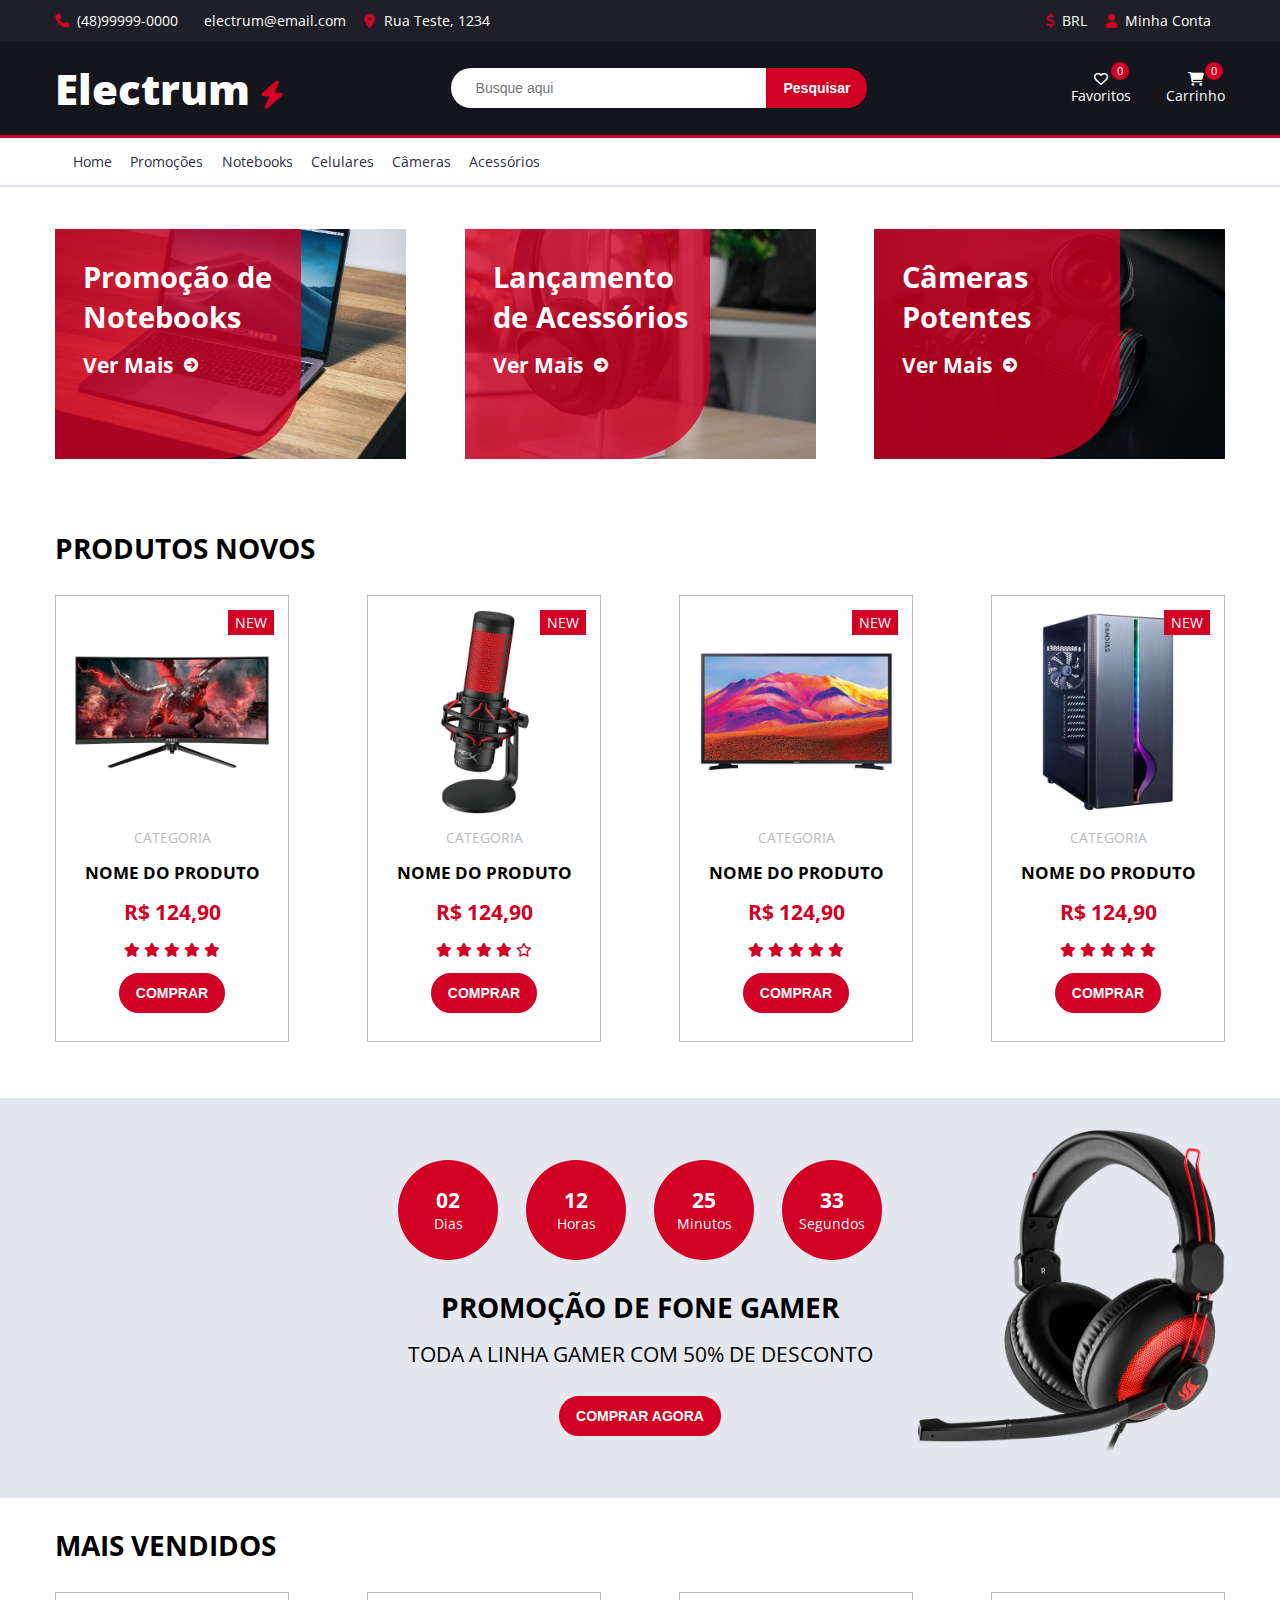
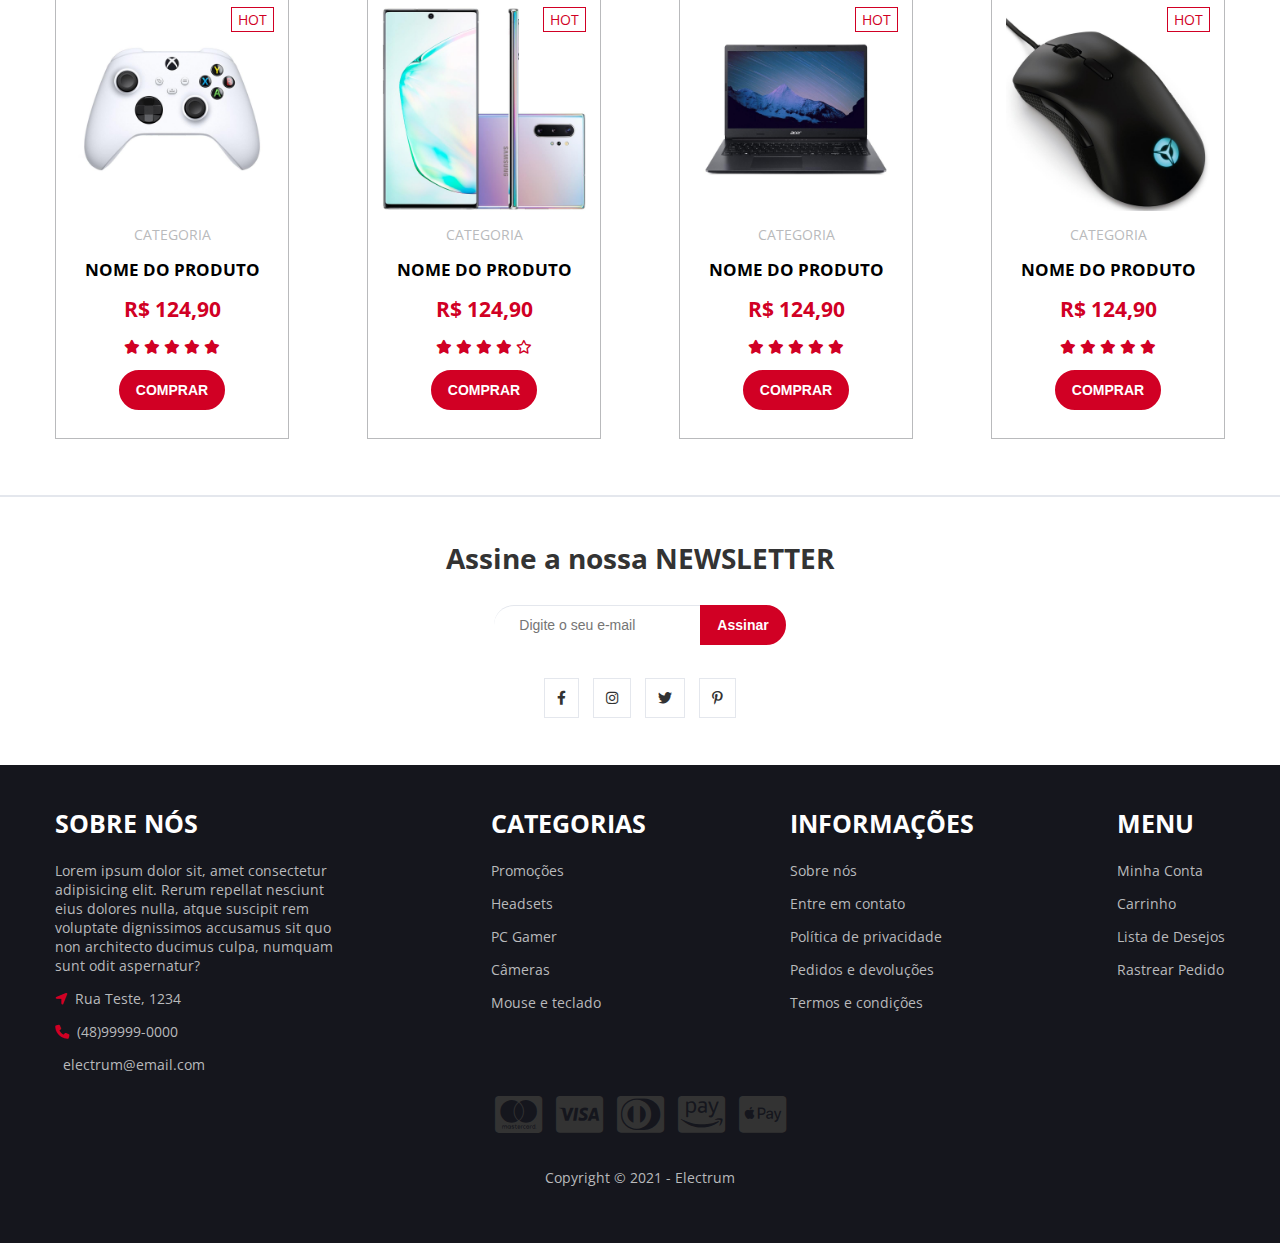
<file: projeto_electrum/index.html>
<!DOCTYPE html>
<html lang="pt-br">
<head>
  <meta charset="UTF-8">
  <meta http-equiv="X-UA-Compatible" content="IE=edge">
  <meta name="viewport" content="width=device-width, initial-scale=1.0">
  <link rel="stylesheet" href="assets/styles/css/app.min.css">
  <title>Projeto Lucas Bargas - SASS - Electrum</title>

  <!--font-awesome-->
  <link rel="stylesheet" href="https://cdnjs.cloudflare.com/ajax/libs/font-awesome/6.0.0-beta3/css/all.min.css">

  <!--google-fonts-->
  <link rel="preconnect" href="https://fonts.gstatic.com">
  <link href="https://fonts.googleapis.com/css2?family=Open+Sans:ital,wght@0,300;0,400;0,600;0,700;0,800;1,300;1,400;1,600;1,700;1,800&display=swap" rel="stylesheet">
</head>
<body>
  <header class="header">
    <div class="header-top">
      <div class="header-top-container">
        <div class="store-info-container">
          <span><i class="fas fa-phone"></i> (48)99999-0000</span>
          <span><i class="far fa-envolope"></i> electrum@email.com</span>
          <span><i class="fas fa-map-marker-alt"></i> Rua Teste, 1234</span>
        </div>

        <div class="header-user-top-menu">
          <span><i class="fas fa-dollar sign"></i> <a href="#">BRL</a></span>
          <span><i class="fas fa-user"></i> <a href="#">Minha Conta</a></span>
        </div>
      </div>
    </div>

    <div class="main-header">
      <div class="main-header-container">
        <a href="#" id="brand">Electrum <i class="fas fa-bolt"></i></a>
        <form action="" id="search-form">
          <input type="text" id="search" placeholder="Busque aqui">
          <input type="submit" class="btn btn-half" value="Pesquisar">
        </form>

        <div class="header-actions-menu">
          <div class="wishlist-container">
            <span class="qty">0</span>
            <i class="far fa-heart"></i>
            <a href="#">Favoritos</a>
          </div>

          <div class="header-cart-container">
            <span class="qty">0</span>
            <i class="fas fa-shopping-cart"></i>
            <a href="#">Carrinho</a>
          </div>
        </div>
      </div>
    </div>

    <div class="header-bottom">
      <nav>
        <ul>
          <li><a href="#">Home</a></li>
          <li><a href="#">Promoções</a></li>
          <li><a href="#">Notebooks</a></li>
          <li><a href="#">Celulares</a></li>
          <li><a href="#">Câmeras</a></li>
          <li><a href="#">Acessórios</a></li>
        </ul>
      </nav>
    </div>
  </header><!--header-->

  <div class="banners">
    <div class="banner" id="banner-1">
      <div class="banner-cover"></div>
      <div class="banner-content">
        <h2>Promoção de Notebooks</h2>
        <a href="#">Ver Mais <i class="fas fa-arrow-circle-right"></i></a>
      </div>
    </div>

    <div class="banner" id="banner-2">
      <div class="banner-cover"></div>
      <div class="banner-content">
        <h2>Lançamento de Acessórios</h2>
        <a href="#">Ver Mais <i class="fas fa-arrow-circle-right"></i></a>
      </div>
    </div>

    <div class="banner" id="banner-3">
      <div class="banner-cover"></div>
      <div class="banner-content">
        <h2>Câmeras Potentes</h2>
        <a href="#">Ver Mais <i class="fas fa-arrow-circle-right"></i></a>
      </div>
    </div>
  </div>

  <div class="products-grid">
    <h2>Produtos Novos</h2>

    <div class="products-grid-container">
      <div class="products-grid-card">
        <span class="label new">New</span>
        <img src="assets/images/prod-1.jpg" alt="Produto 1">
        <p class="category">Categoria</p>
        <h3 class="product-name">Nome do Produto</h3>
        <p class="product-price">R$ 124,90</p>

        <div class="rating-box">
          <i class="fas fa-star"></i>
          <i class="fas fa-star"></i>
          <i class="fas fa-star"></i>
          <i class="fas fa-star"></i>
          <i class="fas fa-star"></i>
        </div>

        <button class="btn">Comprar</button>
      </div>

      <div class="products-grid-card">
        <span class="label new">New</span>
        <img src="assets/images/prod-2.jpg" alt="Produto 2">
        <p class="category">Categoria</p>
        <h3 class="product-name">Nome do Produto</h3>
        <p class="product-price">R$ 124,90</p>

        <div class="rating-box">
          <i class="fas fa-star"></i>
          <i class="fas fa-star"></i>
          <i class="fas fa-star"></i>
          <i class="fas fa-star"></i>
          <i class="far fa-star"></i>
        </div>

        <button class="btn">Comprar</button>
      </div>

      <div class="products-grid-card">
        <span class="label new">New</span>
        <img src="assets/images/prod-3.jpg" alt="Produto 3">
        <p class="category">Categoria</p>
        <h3 class="product-name">Nome do Produto</h3>
        <p class="product-price">R$ 124,90</p>

        <div class="rating-box">
          <i class="fas fa-star"></i>
          <i class="fas fa-star"></i>
          <i class="fas fa-star"></i>
          <i class="fas fa-star"></i>
          <i class="fas fa-star"></i>
        </div>

        <button class="btn">Comprar</button>
      </div>

      <div class="products-grid-card">
        <span class="label new">New</span>
        <img src="assets/images/prod-4.jpg" alt="Produto 4">
        <p class="category">Categoria</p>
        <h3 class="product-name">Nome do Produto</h3>
        <p class="product-price">R$ 124,90</p>

        <div class="rating-box">
          <i class="fas fa-star"></i>
          <i class="fas fa-star"></i>
          <i class="fas fa-star"></i>
          <i class="fas fa-star"></i>
          <i class="fas fa-star"></i>
        </div>

        <button class="btn">Comprar</button>
      </div>

    </div><!--products-grid-container-->
  </div><!--products-grid"-->

  <div class="deal-container">
    <div class="deal-container-content">
      <div class="deal-container-content-timer">
        <div class="deal-container-timer">
          <span class="deal-container-timer-time">02</span>
          <span class="deal-container-timer-word">Dias</span>
        </div>

        <div class="deal-container-timer">
          <span class="deal-container-timer-time">12</span>
          <span class="deal-container-timer-word">Horas</span>
        </div>

        <div class="deal-container-timer">
          <span class="deal-container-timer-time">25</span>
          <span class="deal-container-timer-word">Minutos</span>
        </div>

        <div class="deal-container-timer">
          <span class="deal-container-timer-time">33</span>
          <span class="deal-container-timer-word">Segundos</span>
        </div>
      </div>

      <h2 class="deal-container-content-title">Promoção de Fone Gamer</h2>
      <p class="deal-container-content-subtitle">Toda a linha gamer com 50% de desconto</p>
      <button class="btn">Comprar Agora</button>
    </div><!--deal-container-content-->
  </div><!--deal-container-->

  <div class="products-grid">
    <h2>Mais Vendidos</h2>

    <div class="products-grid-container">
      <div class="products-grid-card">
        <span class="label hot">Hot</span>
        <img src="assets/images/prod-5.jpg" alt="Produto 5">
        <p class="category">Categoria</p>
        <h3 class="product-name">Nome do Produto</h3>
        <p class="product-price">R$ 124,90</p>
        <div class="rating-box">
          <i class="fas fa-star"></i>
          <i class="fas fa-star"></i>
          <i class="fas fa-star"></i>
          <i class="fas fa-star"></i>
          <i class="fas fa-star"></i>
        </div>

        <button class="btn">Comprar</button>
      </div>

      <div class="products-grid-card">
        <span class="label hot">Hot</span>
        <img src="assets/images/prod-6.jpg" alt="Produto 6">
        <p class="category">Categoria</p>
        <h3 class="product-name">Nome do Produto</h3>
        <p class="product-price">R$ 124,90</p>
        <div class="rating-box">
          <i class="fas fa-star"></i>
          <i class="fas fa-star"></i>
          <i class="fas fa-star"></i>
          <i class="fas fa-star"></i>
          <i class="far fa-star"></i>
        </div>

        <button class="btn">Comprar</button>
      </div>

      <div class="products-grid-card">
        <span class="label hot">Hot</span>
        <img src="assets/images/prod-7.jpg" alt="Produto 7">
        <p class="category">Categoria</p>
        <h3 class="product-name">Nome do Produto</h3>
        <p class="product-price">R$ 124,90</p>
        <div class="rating-box">
          <i class="fas fa-star"></i>
          <i class="fas fa-star"></i>
          <i class="fas fa-star"></i>
          <i class="fas fa-star"></i>
          <i class="fas fa-star"></i>
        </div>

        <button class="btn">Comprar</button>
      </div>

      <div class="products-grid-card">
        <span class="label hot">Hot</span>
        <img src="assets/images/prod-8.jpg" alt="Produto 8">
        <p class="category">Categoria</p>
        <h3 class="product-name">Nome do Produto</h3>
        <p class="product-price">R$ 124,90</p>
        <div class="rating-box">
          <i class="fas fa-star"></i>
          <i class="fas fa-star"></i>
          <i class="fas fa-star"></i>
          <i class="fas fa-star"></i>
          <i class="fas fa-star"></i>
        </div>

        <button class="btn">Comprar</button>
      </div>

    </div><!--products-grid-container-->
  </div><!--products-grid-->

  <div class="newsletter-container">
    <h2>Assine a nossa <span>Newsletter</span></h2>

    <form action="">
      <input type="email" name="email" id="email" placeholder="Digite o seu e-mail">
      <input type="submit" class="btn btn-half" value="Assinar">
    </form>

    <div class="social-media">
      <i class="fab fa-facebook-f"></i>
      <i class="fab fa-instagram"></i>
      <i class="fab fa-twitter"></i>
      <i class="fab fa-pinterest-p"></i>
    </div>
  </div>

  <footer class="footer">
    <div class="footer-top">
      <div class="footer-top-about">
        <h3>Sobre Nós</h3>
        <p>Lorem ipsum dolor sit, amet consectetur adipisicing elit. Rerum repellat nesciunt eius dolores nulla, atque suscipit rem voluptate dignissimos accusamus sit quo non architecto ducimus culpa, numquam sunt odit aspernatur?</p>
        <p><i class="fas fa-location-arrow"></i> <a href="#">Rua Teste, 1234</a></p>
        <p><i class="fas fa-phone"></i> <a href="#">(48)99999-0000</a></p>
        <p><i class="far fa-envolope"></i> <a href="#">electrum@email.com</a></p>
      </div>

      <div class="footer-top-categories">
        <h3>Categorias</h3>

        <ul>
          <li><a href="#">Promoções</a></li>
          <li><a href="#">Headsets</a></li>
          <li><a href="#">PC Gamer</a></li>
          <li><a href="#">Câmeras</a></li>
          <li><a href="#">Mouse e teclado</a></li>
        </ul>
      </div>

      <div class="footer-top-information">
        <h3>Informações</h3>

        <ul>
          <li><a href="#">Sobre nós</a></li>
          <li><a href="#">Entre em contato</a></li>
          <li><a href="#">Política de privacidade</a></li>
          <li><a href="#">Pedidos e devoluções</a></li>
          <li><a href="#">Termos e condições</a></li>
        </ul>
      </div>

      <div class="footer-top-menu">
        <h3>Menu</h3>

        <ul>
          <li><a href="#">Minha Conta</a></li>
          <li><a href="#">Carrinho</a></li>
          <li><a href="#">Lista de Desejos</a></li>
          <li><a href="#">Rastrear Pedido</a></li>
        </ul>
      </div>
    </div><!--footer-top-->

    <div class="footer-bottom">
      <div class="footer-bottom-payments">
        <i class="fab fa-cc-mastercard"></i>
        <i class="fab fa-cc-visa"></i>
        <i class="fab fa-cc-diners-club"></i>
        <i class="fab fa-cc-amazon-pay"></i>
        <i class="fab fa-cc-apple-pay"></i>
      </div>

      <p>Copyright &copy; 2021 - Electrum</p>
    </div>
  </footer><!--footer-->
</body>
</html>
</file>
<file: projeto_1/assets/styles/css/style.min.css>
#main-banner .title-container h2,#main-banner .title-container h1{text-shadow:3px 2px #000}.services-container h2,.jobs-container h2{font-size:3rem;margin-top:2rem;text-align:center}.jobs-container .jobs-list .first-job,.jobs-container .jobs-list .other-jobs-container .job-card{background-size:cover;background-position:center}.jobs-container .jobs-list .first-job .job-card-title,.jobs-container .jobs-list .other-jobs-container .job-card .job-card-title,.jobs-container .jobs-list .first-job .job-card-cover,.jobs-container .jobs-list .other-jobs-container .job-card .job-card-cover,.jobs-container .jobs-list .first-job .job-card-description,.jobs-container .jobs-list .other-jobs-container .job-card .job-card-description{opacity:0}@media(max-width: 500px){.jobs-container .jobs-list .first-job .job-card-title,.jobs-container .jobs-list .other-jobs-container .job-card .job-card-title,.jobs-container .jobs-list .first-job .job-card-cover,.jobs-container .jobs-list .other-jobs-container .job-card .job-card-cover,.jobs-container .jobs-list .first-job .job-card-description,.jobs-container .jobs-list .other-jobs-container .job-card .job-card-description{opacity:1}}.jobs-container .jobs-list .first-job:hover .job-card-title,.jobs-container .jobs-list .other-jobs-container .job-card:hover .job-card-title,.jobs-container .jobs-list .first-job:hover .job-card-cover,.jobs-container .jobs-list .other-jobs-container .job-card:hover .job-card-cover,.jobs-container .jobs-list .first-job:hover .job-card-description,.jobs-container .jobs-list .other-jobs-container .job-card:hover .job-card-description{opacity:1}.btn{padding:.6rem 1rem;border:2px solid #fff;text-transform:uppercase;border-radius:5px;transition:.3s;font-weight:700;color:#fff}.btn:hover{border-color:#ff5200;color:#ff5200}.btn-primary{background:#ff5200;border-color:#ff5200}.btn-primary:hover{background:transparent}.btn-rounded{margin-top:1rem;border-radius:2rem;padding:1rem 1.5rem}*{padding:0;margin:0;box-sizing:border-box;list-style:none;text-decoration:none}body{font-family:"Lato",sans-serif}#main-banner{background:linear-gradient(rgba(0, 0, 0, 0.6), rgba(0, 0, 0, 0.6)),url("../../images/office.jpg");height:85vh;background-size:cover;background-position:center}@media(max-width: 500px){#main-banner{height:100vh}}@media(max-width: 500px){#main-banner nav{display:none}}#main-banner .nav-container{display:flex;justify-content:space-between;align-items:center;position:fixed;top:0;left:0;z-index:1000;width:100%;padding:1.5rem 2rem;background:#000}@media(max-width: 500px){#main-banner .nav-container{padding:1rem}}#main-banner .nav-container .brand{display:inline-block;color:#fff;font-size:2rem;transition:.3s}#main-banner .nav-container .brand:hover{color:#ff5200}#main-banner .nav-container-navbar{display:flex;align-items:center;height:100%}#main-banner .nav-container-navbar li{margin:5px 10px}#main-banner .nav-container-navbar li a{color:#fff;transition:.3s}#main-banner .nav-container-navbar li a:hover{color:#ff5200}#main-banner .nav-container .fas.fa-bars{font-size:2rem;color:#fff;display:none}@media(max-width: 500px){#main-banner .nav-container .fas.fa-bars{display:block}}#main-banner .title-container{color:#fff;display:flex;flex-direction:column;align-items:center;justify-content:center;height:100%}@media(max-width: 500px){#main-banner .title-container{text-align:center;padding:2rem}}#main-banner .title-container h2{font-size:3rem}@media(max-width: 500px){#main-banner .title-container h2{font-size:2.5rem}}#main-banner .title-container h1{font-size:4rem;margin-top:1rem}@media(max-width: 500px){#main-banner .title-container h1{font-size:3rem}}.services-container{text-align:center;padding:2rem;margin-bottom:2rem}.services-container .services-card-container{display:flex;flex-wrap:wrap;justify-content:space-around;padding:2rem}@media(max-width: 500px){.services-container .services-card-container{padding:2rem 0}}.services-container .services-card-container .services-card{width:30%;margin:1%;padding:2rem;border:1px solid #ccc;transition:.3s}@media(max-width: 500px){.services-container .services-card-container .services-card{width:100%;margin-bottom:2rem}}.services-container .services-card-container .services-card:hover{border:transparent;box-shadow:0 1px 10px #ccc}.services-container .services-card-container .services-card i{color:#ff5200;font-size:4rem;display:block;margin:1rem 0 1.5rem 0}.services-container .services-card-container .services-card h3{font-size:1.5rem;margin-bottom:1rem}.services-container .services-card-container .services-card p{color:#8b8e94}.jobs-container{background:#e5eaff;padding:3rem}@media(max-width: 500px){.jobs-container{padding:2rem}}.jobs-container .jobs-list{display:flex;padding:2rem 0}@media(max-width: 500px){.jobs-container .jobs-list{flex-direction:column}}.jobs-container .jobs-list .first-job{width:30%;height:415px;margin:0 2%;background-image:url("../../images/job1.jpg");position:relative;cursor:pointer;transition:.5s}@media(max-width: 500px){.jobs-container .jobs-list .first-job{width:100%;height:200px;margin:0 0 2rem 0}}.jobs-container .jobs-list .other-jobs-container{display:flex;flex-wrap:wrap;width:68%}@media(max-width: 500px){.jobs-container .jobs-list .other-jobs-container{width:100%;flex-direction:column}}.jobs-container .jobs-list .other-jobs-container .job-card{width:46%;height:200px;position:relative;cursor:pointer;margin:0 15px 15px 0}@media(max-width: 500px){.jobs-container .jobs-list .other-jobs-container .job-card{width:100%;height:200px;margin:0 0 2rem 0}}.jobs-container .jobs-list #job2{background-image:url("../../images/job2.jpg")}.jobs-container .jobs-list #job3{background-image:url("../../images/job3.jpg")}.jobs-container .jobs-list #job4{background-image:url("../../images/job4.jpg")}.jobs-container .jobs-list #job5{background-image:url("../../images/job5.jpg")}.jobs-container .job-card-cover{position:absolute;top:0;left:0;width:100%;height:100%;padding-top:1.75rem;background:rgba(0,0,0,.6);border:3px solid #ff5200}.jobs-container .job-card-cover .job-card-title{text-align:center;color:#fff;font-size:2.2rem;transition:.5s;font-weight:700}@media(max-width: 500px){.jobs-container .job-card-cover .job-card-title{font-size:1.5rem}}.jobs-container .job-card-cover .job-card-description{text-align:center;color:#fff;padding:1rem;font-size:.9rem}footer{background:#1d1d1d;color:#8b8e94;padding:5rem 2rem}footer .footer-container{max-width:1200px;margin:0 auto;display:flex;flex-wrap:wrap}@media(max-width: 500px){footer .footer-container{max-width:100%;flex-direction:column}}footer .footer-container .footer-title{color:#fff;font-weight:bold;margin-bottom:1rem}footer .footer-desc-container,footer .footer-links-container{width:50%}@media(max-width: 500px){footer .footer-desc-container,footer .footer-links-container{width:100%;margin-bottom:2rem;text-align:center}}footer .footer-desc-container p{width:80%;line-height:1.3}@media(max-width: 500px){footer .footer-desc-container p{width:100%}}footer .footer-links-container{display:flex}@media(max-width: 500px){footer .footer-links-container{flex-direction:column}}footer .footer-links-container-list{padding:0 1rem}@media(max-width: 500px){footer .footer-links-container-list{margin-bottom:2rem}}footer .footer-links-container-list li{margin-bottom:.5rem}footer .footer-links-container-list li a{color:#8b8e94;transition:.5s}footer .footer-links-container-list li a:hover{color:#fff}footer .footer-copy-right-container{width:100%;margin-top:3rem}@media(max-width: 500px){footer .footer-copy-right-container{text-align:center}}footer .footer-copy-right-container p{margin-bottom:1rem}/*# sourceMappingURL=style.min.css.map */
</file>
<file: projeto_2/assets/styles/css/app.min.css>
*{padding:0;margin:0;box-sizing:border-box;font-size:1rem}html{font-size:14px}body{font-family:"Open Sans",sans-serif}body a{text-decoration:none;transition:.4s}body a:hover{color:#d10024}body ul{list-style:none}body i{color:#d10024}body input{border:none;outline:none}.header{background:#15161d}.header-top{background:#1e1f29;color:#fff}@media(max-width: 500px){.header-top{display:none}}.header-top-container{width:100%;max-width:1170px;margin:0 auto;display:flex;justify-content:space-between;padding:.8rem 0}.header-top-container span{margin-right:1rem}.header-top-container span i{margin-right:.3rem}.header-top-container span a{color:#fff}.main-header-container{width:100%;max-width:1170px;margin:0 auto;display:flex;justify-content:space-between;padding:1.3rem 0}@media(max-width: 500px){.main-header-container{flex-direction:column;align-items:center}}.main-header-container a,.main-header-container span,.main-header-container i{color:#fff}.main-header-container #brand{font-weight:900;font-size:3rem}.main-header-container #brand i{color:#d10024;font-size:2rem}.main-header-container #search-form{display:flex;align-items:center;justify-content:center;width:45%}@media(max-width: 500px){.main-header-container #search-form{width:100%;margin:2rem 0}}.main-header-container #search-form input{height:40px}.main-header-container #search-form #search{height:40px;border-top-left-radius:20px;border-bottom-left-radius:20px;padding-left:25px;width:60%}.main-header-container .header-actions-menu{display:flex;align-items:center}.main-header-container .header-actions-menu .wishlist-container,.main-header-container .header-actions-menu .header-cart-container{position:relative;display:flex;flex-direction:column;text-align:center;margin-left:2.5rem}.main-header-container .header-actions-menu .wishlist-container .qty,.main-header-container .header-actions-menu .header-cart-container .qty{display:flex;justify-content:center;align-items:center;position:absolute;top:-10px;right:2px;background:#d10024;height:18px;width:18px;border-radius:50%;font-size:.75rem}.main-header-container .header-actions-menu .wishlist-container .qty i,.main-header-container .header-actions-menu .header-cart-container .qty i{margin-bottom:.2em}.main-header-container .header-actions-menu .wishlist-container .qty a:hover,.main-header-container .header-actions-menu .header-cart-container .qty a:hover{color:#d10024}@media(max-width: 500px){.main-header-container .header-actions-menu .wishlist-container,.main-header-container .header-actions-menu .header-cart-container{margin:1rem}}.header-bottom{background:#fff;border-bottom:2px solid #e4e7ed;border-top:3px solid #d10024}.header-bottom ul{width:100%;max-width:1170px;margin:0 auto;display:flex;justify-content:space-between;justify-content:left;padding:1rem 0}@media(max-width: 500px){.header-bottom ul{display:none}}.header-bottom ul li{margin-left:1.3rem}.header-bottom ul li a{color:#2b2d42;border-bottom:2px solid transparent}.header-bottom ul li a:hover{color:#d10024;border-color:#d10024}.banners{width:100%;max-width:1170px;margin:0 auto;display:flex;justify-content:space-between;padding:3rem 0}@media(max-width: 500px){.banners{flex-direction:column}}.products-grid{width:100%;max-width:1170px;margin:0 auto;display:flex;justify-content:space-between;flex-direction:column;padding:2rem 0}.products-grid h2{font-size:2rem;text-transform:uppercase}@media(max-width: 500px){.products-grid h2{text-align:center}}.products-grid-container{display:flex;justify-content:space-between;padding:2rem 0}@media(max-width: 500px){.products-grid-container{flex-direction:column;align-items:center}}.deal-container{background-image:url("../../images/deal_headset.png");background-repeat:no-repeat;background-position-x:95%;background-position-y:2rem;background-size:25%;background-color:#e4e7ed;height:400px;padding:2rem}@media(max-width: 500px){.deal-container{background-size:70%;background-position-x:120%;background-position-y:130%;height:700px}}.deal-container-content{height:100%;flex-direction:column;align-items:center;width:100%;max-width:1170px;margin:0 auto;display:flex;justify-content:space-between;justify-content:center}@media(max-width: 500px){.deal-container-content{text-align:center}}.deal-container-content-timer{display:flex;margin-bottom:2rem}@media(max-width: 500px){.deal-container-content-timer{flex-wrap:wrap;align-self:center;justify-content:center}}.deal-container-content-timer .deal-container-timer{width:100px;height:100px;border-radius:50%;display:flex;flex-direction:column;align-items:center;justify-content:center;background:#d10024;color:#fff;margin:0 1rem}@media(max-width: 500px){.deal-container-content-timer .deal-container-timer{margin-bottom:1.5rem}}.deal-container-content-timer .deal-container-timer-time{font-weight:bold;font-size:1.5rem}.deal-container-content-title,.deal-container-content-subtitle{margin-bottom:1rem;text-transform:uppercase;font-size:2rem}.deal-container-content-subtitle{margin-bottom:2rem;font-size:1.5rem}.newsletter-container{display:flex;flex-direction:column;justify-content:center;align-items:center;padding:3rem;border-top:2px solid #e4e7ed}@media(max-width: 500px){.newsletter-container{text-align:center}}.newsletter-container h2{font-size:2rem;color:#333;margin-bottom:2rem}.newsletter-container h2 span{font-size:2rem;font-weight:bold;text-transform:uppercase}.newsletter-container form{display:flex;margin-bottom:2rem}@media(max-width: 500px){.newsletter-container form{width:100%}}.newsletter-container form input[type=email]{border-top:1px solid #e4e7ed;height:40px;border-top-left-radius:20px;border-bottom-left-radius:20px;padding-left:25px}@media(max-width: 500px){.newsletter-container form input[type=email]{width:100%}}.newsletter-container .social-media i{padding:12px;margin:5px;border:1px solid #e4e7ed;cursor:pointer;color:#333;transition:.4s}.newsletter-container .social-media i:hover{color:#d10024;background:#e4e7ed}.footer{background:#15161d;padding:3rem}@media(max-width: 500px){.footer{padding:3rem}}.footer a,.footer p{color:#b9babc}.footer li,.footer p{margin-bottom:1rem}.footer li a:hover,.footer p a:hover{color:#d10024}.footer i{margin-right:.3rem}.footer h3{color:#fff;text-transform:uppercase;font-size:1.75rem;margin-bottom:1.5rem}.footer-top{width:100%;max-width:1170px;margin:0 auto;display:flex;justify-content:space-between}@media(max-width: 500px){.footer-top{flex-direction:column}}.footer-top-about,.footer-top-categories,.footer-top-information,.footer-top-menu{max-width:25%}@media(max-width: 500px){.footer-top-about,.footer-top-categories,.footer-top-information,.footer-top-menu{max-width:100%;margin-bottom:1rem}}.footer-bottom{width:100%;max-width:1170px;margin:0 auto;display:flex;justify-content:space-between;flex-direction:column;justify-content:center;align-items:center}.footer-bottom-payments{margin-bottom:2rem}.footer-bottom-payments i{color:#333;cursor:pointer;font-size:3rem;margin:5px;transition:.4s}.footer-bottom-payments i:hover{color:#d10024}.btn{padding:8px 15px;height:40px;color:#fff;border-radius:20px;text-transform:uppercase;font-weight:bold;background:#d10024;cursor:pointer;outline:none;border:2px solid #d10024;transition:.4s}.btn:hover{background:#fff;color:#d10024}.btn-half{border-top-left-radius:0;border-bottom-left-radius:0;text-transform:none}.banner{width:30%;height:230px;position:relative;color:#fff;background-position:center;background-size:cover;transition:.4s;background-size:100%}@media(max-width: 500px){.banner{width:90%;margin:1rem auto}}.banner:hover{background-size:120%}.banner-cover{background:#d10024;width:70%;height:100%;opacity:.8;border-bottom-right-radius:6rem}.banner-content{position:absolute;top:0;left:0;padding:2rem}.banner-content h2{font-size:2.1rem;margin-bottom:1rem;max-width:70%}.banner-content a{font-size:1.5rem;color:#fff;font-weight:bold;display:flex;align-items:center}.banner-content i{color:#fff;margin-left:.8rem}#banner-1{background-image:url("../../images/banner-1.jpg")}#banner-2{background-image:url("../../images/banner-2.jpg")}#banner-3{background-image:url("../../images/banner-3.jpg")}.products-grid-card{border:1px solid #b9babc;position:relative;width:20%;padding:1rem;transition:.4s;display:flex;flex-direction:column;justify-content:center;align-items:center}@media(max-width: 500px){.products-grid-card{width:90%;margin:1rem}}.products-grid-card:hover{border-color:#d10024}.products-grid-card .label{text-transform:uppercase;border:1px solid #d10024;color:#d10024;position:absolute;top:1rem;right:1rem;padding:2px 6px}.products-grid-card .new{background:#d10024;color:#fff}.products-grid-card img{width:100%}.products-grid-card .category,.products-grid-card .product-name,.products-grid-card .product-price,.products-grid-card .rating-box,.products-grid-card .btn{margin-bottom:1rem}.products-grid-card .category{margin-top:1rem;text-transform:uppercase;color:#b9babc}.products-grid-card .product-name{text-transform:uppercase;font-size:1.2rem}.products-grid-card .product-price{color:#d10024;font-size:1.5rem;font-weight:bold}/*# sourceMappingURL=app.min.css.map */
</file>
<file: projeto_agency/assets/styles/css/style.min.css>
#main-banner .title-container h2,#main-banner .title-container h1{text-shadow:3px 2px #000}.services-container h2,.jobs-container h2{font-size:3rem;margin-top:2rem;text-align:center}.jobs-container .jobs-list .first-job,.jobs-container .jobs-list .other-jobs-container .job-card{background-size:cover;background-position:center}.jobs-container .jobs-list .first-job .job-card-title,.jobs-container .jobs-list .other-jobs-container .job-card .job-card-title,.jobs-container .jobs-list .first-job .job-card-cover,.jobs-container .jobs-list .other-jobs-container .job-card .job-card-cover,.jobs-container .jobs-list .first-job .job-card-description,.jobs-container .jobs-list .other-jobs-container .job-card .job-card-description{opacity:0}@media(max-width: 500px){.jobs-container .jobs-list .first-job .job-card-title,.jobs-container .jobs-list .other-jobs-container .job-card .job-card-title,.jobs-container .jobs-list .first-job .job-card-cover,.jobs-container .jobs-list .other-jobs-container .job-card .job-card-cover,.jobs-container .jobs-list .first-job .job-card-description,.jobs-container .jobs-list .other-jobs-container .job-card .job-card-description{opacity:1}}.jobs-container .jobs-list .first-job:hover .job-card-title,.jobs-container .jobs-list .other-jobs-container .job-card:hover .job-card-title,.jobs-container .jobs-list .first-job:hover .job-card-cover,.jobs-container .jobs-list .other-jobs-container .job-card:hover .job-card-cover,.jobs-container .jobs-list .first-job:hover .job-card-description,.jobs-container .jobs-list .other-jobs-container .job-card:hover .job-card-description{opacity:1}.btn{padding:.6rem 1rem;border:2px solid #fff;text-transform:uppercase;border-radius:5px;transition:.3s;font-weight:700;color:#fff}.btn:hover{border-color:#ff5200;color:#ff5200}.btn-primary{background:#ff5200;border-color:#ff5200}.btn-primary:hover{background:transparent}.btn-rounded{margin-top:1rem;border-radius:2rem;padding:1rem 1.5rem}*{padding:0;margin:0;box-sizing:border-box;list-style:none;text-decoration:none}body{font-family:"Lato",sans-serif}#main-banner{background:linear-gradient(rgba(0, 0, 0, 0.6), rgba(0, 0, 0, 0.6)),url("../../images/office.jpg");height:85vh;background-size:cover;background-position:center}@media(max-width: 500px){#main-banner{height:100vh}}@media(max-width: 500px){#main-banner nav{display:none}}#main-banner .nav-container{display:flex;justify-content:space-between;align-items:center;position:fixed;top:0;left:0;z-index:1000;width:100%;padding:1.5rem 2rem;background:#000}@media(max-width: 500px){#main-banner .nav-container{padding:1rem}}#main-banner .nav-container .brand{display:inline-block;color:#fff;font-size:2rem;transition:.3s}#main-banner .nav-container .brand:hover{color:#ff5200}#main-banner .nav-container-navbar{display:flex;align-items:center;height:100%}#main-banner .nav-container-navbar li{margin:5px 10px}#main-banner .nav-container-navbar li a{color:#fff;transition:.3s}#main-banner .nav-container-navbar li a:hover{color:#ff5200}#main-banner .nav-container .fas.fa-bars{font-size:2rem;color:#fff;display:none}@media(max-width: 500px){#main-banner .nav-container .fas.fa-bars{display:block}}#main-banner .title-container{color:#fff;display:flex;flex-direction:column;align-items:center;justify-content:center;height:100%}@media(max-width: 500px){#main-banner .title-container{text-align:center;padding:2rem}}#main-banner .title-container h2{font-size:3rem}@media(max-width: 500px){#main-banner .title-container h2{font-size:2.5rem}}#main-banner .title-container h1{font-size:4rem;margin-top:1rem}@media(max-width: 500px){#main-banner .title-container h1{font-size:3rem}}.services-container{text-align:center;padding:2rem;margin-bottom:2rem}.services-container .services-card-container{display:flex;flex-wrap:wrap;justify-content:space-around;padding:2rem}@media(max-width: 500px){.services-container .services-card-container{padding:2rem 0}}.services-container .services-card-container .services-card{width:30%;margin:1%;padding:2rem;border:1px solid #ccc;transition:.3s}@media(max-width: 500px){.services-container .services-card-container .services-card{width:100%;margin-bottom:2rem}}.services-container .services-card-container .services-card:hover{border:transparent;box-shadow:0 1px 10px #ccc}.services-container .services-card-container .services-card i{color:#ff5200;font-size:4rem;display:block;margin:1rem 0 1.5rem 0}.services-container .services-card-container .services-card h3{font-size:1.5rem;margin-bottom:1rem}.services-container .services-card-container .services-card p{color:#8b8e94}.jobs-container{background:#e5eaff;padding:3rem}@media(max-width: 500px){.jobs-container{padding:2rem}}.jobs-container .jobs-list{display:flex;padding:2rem 0}@media(max-width: 500px){.jobs-container .jobs-list{flex-direction:column}}.jobs-container .jobs-list .first-job{width:30%;height:415px;margin:0 2%;background-image:url("../../images/job1.jpg");position:relative;cursor:pointer;transition:.5s}@media(max-width: 500px){.jobs-container .jobs-list .first-job{width:100%;height:200px;margin:0 0 2rem 0}}.jobs-container .jobs-list .other-jobs-container{display:flex;flex-wrap:wrap;width:68%}@media(max-width: 500px){.jobs-container .jobs-list .other-jobs-container{width:100%;flex-direction:column}}.jobs-container .jobs-list .other-jobs-container .job-card{width:46%;height:200px;position:relative;cursor:pointer;margin:0 15px 15px 0}@media(max-width: 500px){.jobs-container .jobs-list .other-jobs-container .job-card{width:100%;height:200px;margin:0 0 2rem 0}}.jobs-container .jobs-list #job2{background-image:url("../../images/job2.jpg")}.jobs-container .jobs-list #job3{background-image:url("../../images/job3.jpg")}.jobs-container .jobs-list #job4{background-image:url("../../images/job4.jpg")}.jobs-container .jobs-list #job5{background-image:url("../../images/job5.jpg")}.jobs-container .job-card-cover{position:absolute;top:0;left:0;width:100%;height:100%;padding-top:1.75rem;background:rgba(0,0,0,.6);border:3px solid #ff5200}.jobs-container .job-card-cover .job-card-title{text-align:center;color:#fff;font-size:2.2rem;transition:.5s;font-weight:700}@media(max-width: 500px){.jobs-container .job-card-cover .job-card-title{font-size:1.5rem}}.jobs-container .job-card-cover .job-card-description{text-align:center;color:#fff;padding:1rem;font-size:.9rem}footer{background:#1d1d1d;color:#8b8e94;padding:5rem 2rem}footer .footer-container{max-width:1200px;margin:0 auto;display:flex;flex-wrap:wrap}@media(max-width: 500px){footer .footer-container{max-width:100%;flex-direction:column}}footer .footer-container .footer-title{color:#fff;font-weight:bold;margin-bottom:1rem}footer .footer-desc-container,footer .footer-links-container{width:50%}@media(max-width: 500px){footer .footer-desc-container,footer .footer-links-container{width:100%;margin-bottom:2rem;text-align:center}}footer .footer-desc-container p{width:80%;line-height:1.3}@media(max-width: 500px){footer .footer-desc-container p{width:100%}}footer .footer-links-container{display:flex}@media(max-width: 500px){footer .footer-links-container{flex-direction:column}}footer .footer-links-container-list{padding:0 1rem}@media(max-width: 500px){footer .footer-links-container-list{margin-bottom:2rem}}footer .footer-links-container-list li{margin-bottom:.5rem}footer .footer-links-container-list li a{color:#8b8e94;transition:.5s}footer .footer-links-container-list li a:hover{color:#fff}footer .footer-copy-right-container{width:100%;margin-top:3rem}@media(max-width: 500px){footer .footer-copy-right-container{text-align:center}}footer .footer-copy-right-container p{margin-bottom:1rem}/*# sourceMappingURL=style.min.css.map */
</file>
<file: projeto_electrum/assets/styles/css/app.min.css>
*{padding:0;margin:0;box-sizing:border-box;font-size:1rem}html{font-size:14px}body{font-family:"Open Sans",sans-serif}body a{text-decoration:none;transition:.4s}body a:hover{color:#d10024}body ul{list-style:none}body i{color:#d10024}body input{border:none;outline:none}.header{background:#15161d}.header-top{background:#1e1f29;color:#fff}@media(max-width: 500px){.header-top{display:none}}.header-top-container{width:100%;max-width:1170px;margin:0 auto;display:flex;justify-content:space-between;padding:.8rem 0}.header-top-container span{margin-right:1rem}.header-top-container span i{margin-right:.3rem}.header-top-container span a{color:#fff}.main-header-container{width:100%;max-width:1170px;margin:0 auto;display:flex;justify-content:space-between;padding:1.3rem 0}@media(max-width: 500px){.main-header-container{flex-direction:column;align-items:center}}.main-header-container a,.main-header-container span,.main-header-container i{color:#fff}.main-header-container #brand{font-weight:900;font-size:3rem}.main-header-container #brand i{color:#d10024;font-size:2rem}.main-header-container #search-form{display:flex;align-items:center;justify-content:center;width:45%}@media(max-width: 500px){.main-header-container #search-form{width:100%;margin:2rem 0}}.main-header-container #search-form input{height:40px}.main-header-container #search-form #search{height:40px;border-top-left-radius:20px;border-bottom-left-radius:20px;padding-left:25px;width:60%}.main-header-container .header-actions-menu{display:flex;align-items:center}.main-header-container .header-actions-menu .wishlist-container,.main-header-container .header-actions-menu .header-cart-container{position:relative;display:flex;flex-direction:column;text-align:center;margin-left:2.5rem}.main-header-container .header-actions-menu .wishlist-container .qty,.main-header-container .header-actions-menu .header-cart-container .qty{display:flex;justify-content:center;align-items:center;position:absolute;top:-10px;right:2px;background:#d10024;height:18px;width:18px;border-radius:50%;font-size:.75rem}.main-header-container .header-actions-menu .wishlist-container .qty i,.main-header-container .header-actions-menu .header-cart-container .qty i{margin-bottom:.2em}.main-header-container .header-actions-menu .wishlist-container .qty a:hover,.main-header-container .header-actions-menu .header-cart-container .qty a:hover{color:#d10024}@media(max-width: 500px){.main-header-container .header-actions-menu .wishlist-container,.main-header-container .header-actions-menu .header-cart-container{margin:1rem}}.header-bottom{background:#fff;border-bottom:2px solid #e4e7ed;border-top:3px solid #d10024}.header-bottom ul{width:100%;max-width:1170px;margin:0 auto;display:flex;justify-content:space-between;justify-content:left;padding:1rem 0}@media(max-width: 500px){.header-bottom ul{display:none}}.header-bottom ul li{margin-left:1.3rem}.header-bottom ul li a{color:#2b2d42;border-bottom:2px solid transparent}.header-bottom ul li a:hover{color:#d10024;border-color:#d10024}.banners{width:100%;max-width:1170px;margin:0 auto;display:flex;justify-content:space-between;padding:3rem 0}@media(max-width: 500px){.banners{flex-direction:column}}.products-grid{width:100%;max-width:1170px;margin:0 auto;display:flex;justify-content:space-between;flex-direction:column;padding:2rem 0}.products-grid h2{font-size:2rem;text-transform:uppercase}@media(max-width: 500px){.products-grid h2{text-align:center}}.products-grid-container{display:flex;justify-content:space-between;padding:2rem 0}@media(max-width: 500px){.products-grid-container{flex-direction:column;align-items:center}}.deal-container{background-image:url("../../images/deal_headset.png");background-repeat:no-repeat;background-position-x:95%;background-position-y:2rem;background-size:25%;background-color:#e4e7ed;height:400px;padding:2rem}@media(max-width: 500px){.deal-container{background-size:70%;background-position-x:120%;background-position-y:130%;height:700px}}.deal-container-content{height:100%;flex-direction:column;align-items:center;width:100%;max-width:1170px;margin:0 auto;display:flex;justify-content:space-between;justify-content:center}@media(max-width: 500px){.deal-container-content{text-align:center}}.deal-container-content-timer{display:flex;margin-bottom:2rem}@media(max-width: 500px){.deal-container-content-timer{flex-wrap:wrap;align-self:center;justify-content:center}}.deal-container-content-timer .deal-container-timer{width:100px;height:100px;border-radius:50%;display:flex;flex-direction:column;align-items:center;justify-content:center;background:#d10024;color:#fff;margin:0 1rem}@media(max-width: 500px){.deal-container-content-timer .deal-container-timer{margin-bottom:1.5rem}}.deal-container-content-timer .deal-container-timer-time{font-weight:bold;font-size:1.5rem}.deal-container-content-title,.deal-container-content-subtitle{margin-bottom:1rem;text-transform:uppercase;font-size:2rem}.deal-container-content-subtitle{margin-bottom:2rem;font-size:1.5rem}.newsletter-container{display:flex;flex-direction:column;justify-content:center;align-items:center;padding:3rem;border-top:2px solid #e4e7ed}@media(max-width: 500px){.newsletter-container{text-align:center}}.newsletter-container h2{font-size:2rem;color:#333;margin-bottom:2rem}.newsletter-container h2 span{font-size:2rem;font-weight:bold;text-transform:uppercase}.newsletter-container form{display:flex;margin-bottom:2rem}@media(max-width: 500px){.newsletter-container form{width:100%}}.newsletter-container form input[type=email]{border-top:1px solid #e4e7ed;height:40px;border-top-left-radius:20px;border-bottom-left-radius:20px;padding-left:25px}@media(max-width: 500px){.newsletter-container form input[type=email]{width:100%}}.newsletter-container .social-media i{padding:12px;margin:5px;border:1px solid #e4e7ed;cursor:pointer;color:#333;transition:.4s}.newsletter-container .social-media i:hover{color:#d10024;background:#e4e7ed}.footer{background:#15161d;padding:3rem}@media(max-width: 500px){.footer{padding:3rem}}.footer a,.footer p{color:#b9babc}.footer li,.footer p{margin-bottom:1rem}.footer li a:hover,.footer p a:hover{color:#d10024}.footer i{margin-right:.3rem}.footer h3{color:#fff;text-transform:uppercase;font-size:1.75rem;margin-bottom:1.5rem}.footer-top{width:100%;max-width:1170px;margin:0 auto;display:flex;justify-content:space-between}@media(max-width: 500px){.footer-top{flex-direction:column}}.footer-top-about,.footer-top-categories,.footer-top-information,.footer-top-menu{max-width:25%}@media(max-width: 500px){.footer-top-about,.footer-top-categories,.footer-top-information,.footer-top-menu{max-width:100%;margin-bottom:1rem}}.footer-bottom{width:100%;max-width:1170px;margin:0 auto;display:flex;justify-content:space-between;flex-direction:column;justify-content:center;align-items:center}.footer-bottom-payments{margin-bottom:2rem}.footer-bottom-payments i{color:#333;cursor:pointer;font-size:3rem;margin:5px;transition:.4s}.footer-bottom-payments i:hover{color:#d10024}.btn{padding:8px 15px;height:40px;color:#fff;border-radius:20px;text-transform:uppercase;font-weight:bold;background:#d10024;cursor:pointer;outline:none;border:2px solid #d10024;transition:.4s}.btn:hover{background:#fff;color:#d10024}.btn-half{border-top-left-radius:0;border-bottom-left-radius:0;text-transform:none}.banner{width:30%;height:230px;position:relative;color:#fff;background-position:center;background-size:cover;transition:.4s;background-size:100%}@media(max-width: 500px){.banner{width:90%;margin:1rem auto}}.banner:hover{background-size:120%}.banner-cover{background:#d10024;width:70%;height:100%;opacity:.8;border-bottom-right-radius:6rem}.banner-content{position:absolute;top:0;left:0;padding:2rem}.banner-content h2{font-size:2.1rem;margin-bottom:1rem;max-width:70%}.banner-content a{font-size:1.5rem;color:#fff;font-weight:bold;display:flex;align-items:center}.banner-content i{color:#fff;margin-left:.8rem}#banner-1{background-image:url("../../images/banner-1.jpg")}#banner-2{background-image:url("../../images/banner-2.jpg")}#banner-3{background-image:url("../../images/banner-3.jpg")}.products-grid-card{border:1px solid #b9babc;position:relative;width:20%;padding:1rem;transition:.4s;display:flex;flex-direction:column;justify-content:center;align-items:center}@media(max-width: 500px){.products-grid-card{width:90%;margin:1rem}}.products-grid-card:hover{border-color:#d10024}.products-grid-card .label{text-transform:uppercase;border:1px solid #d10024;color:#d10024;position:absolute;top:1rem;right:1rem;padding:2px 6px}.products-grid-card .new{background:#d10024;color:#fff}.products-grid-card img{width:100%}.products-grid-card .category,.products-grid-card .product-name,.products-grid-card .product-price,.products-grid-card .rating-box,.products-grid-card .btn{margin-bottom:1rem}.products-grid-card .category{margin-top:1rem;text-transform:uppercase;color:#b9babc}.products-grid-card .product-name{text-transform:uppercase;font-size:1.2rem}.products-grid-card .product-price{color:#d10024;font-size:1.5rem;font-weight:bold}/*# sourceMappingURL=app.min.css.map */
</file>
